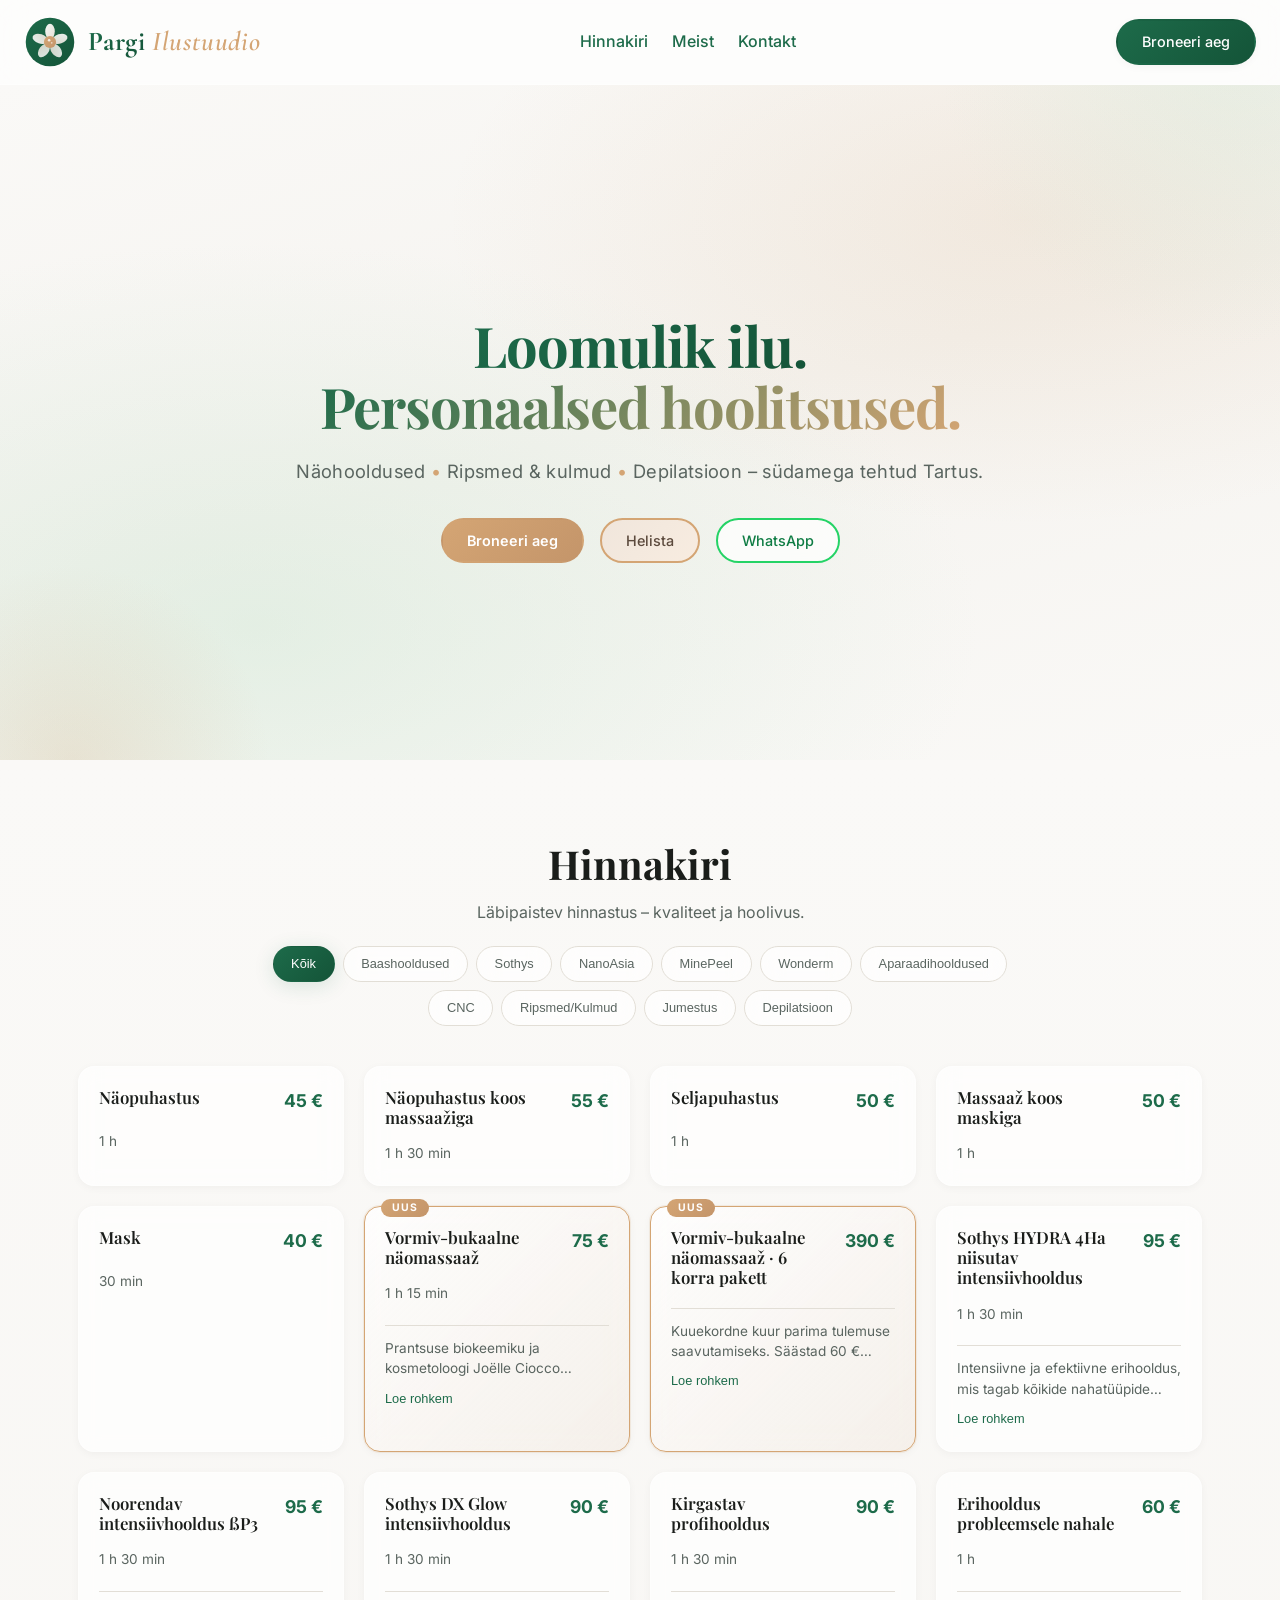
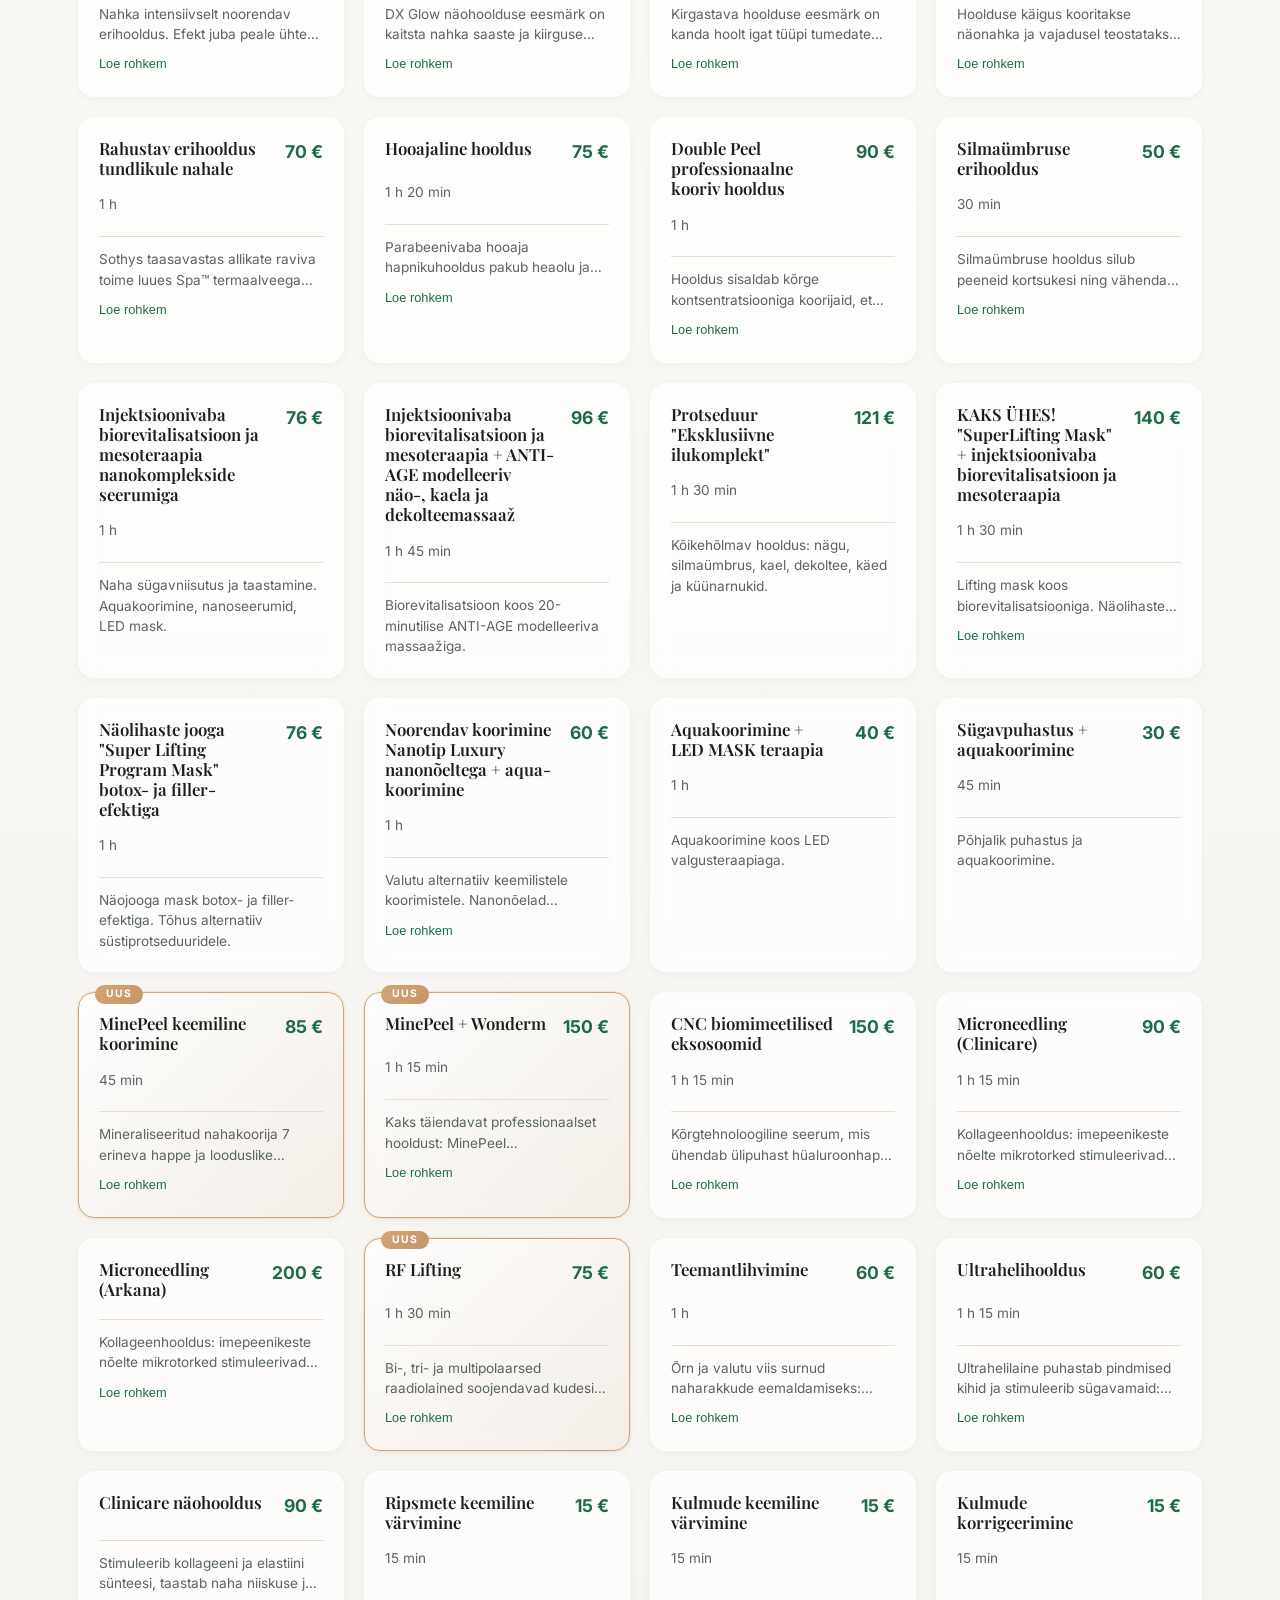
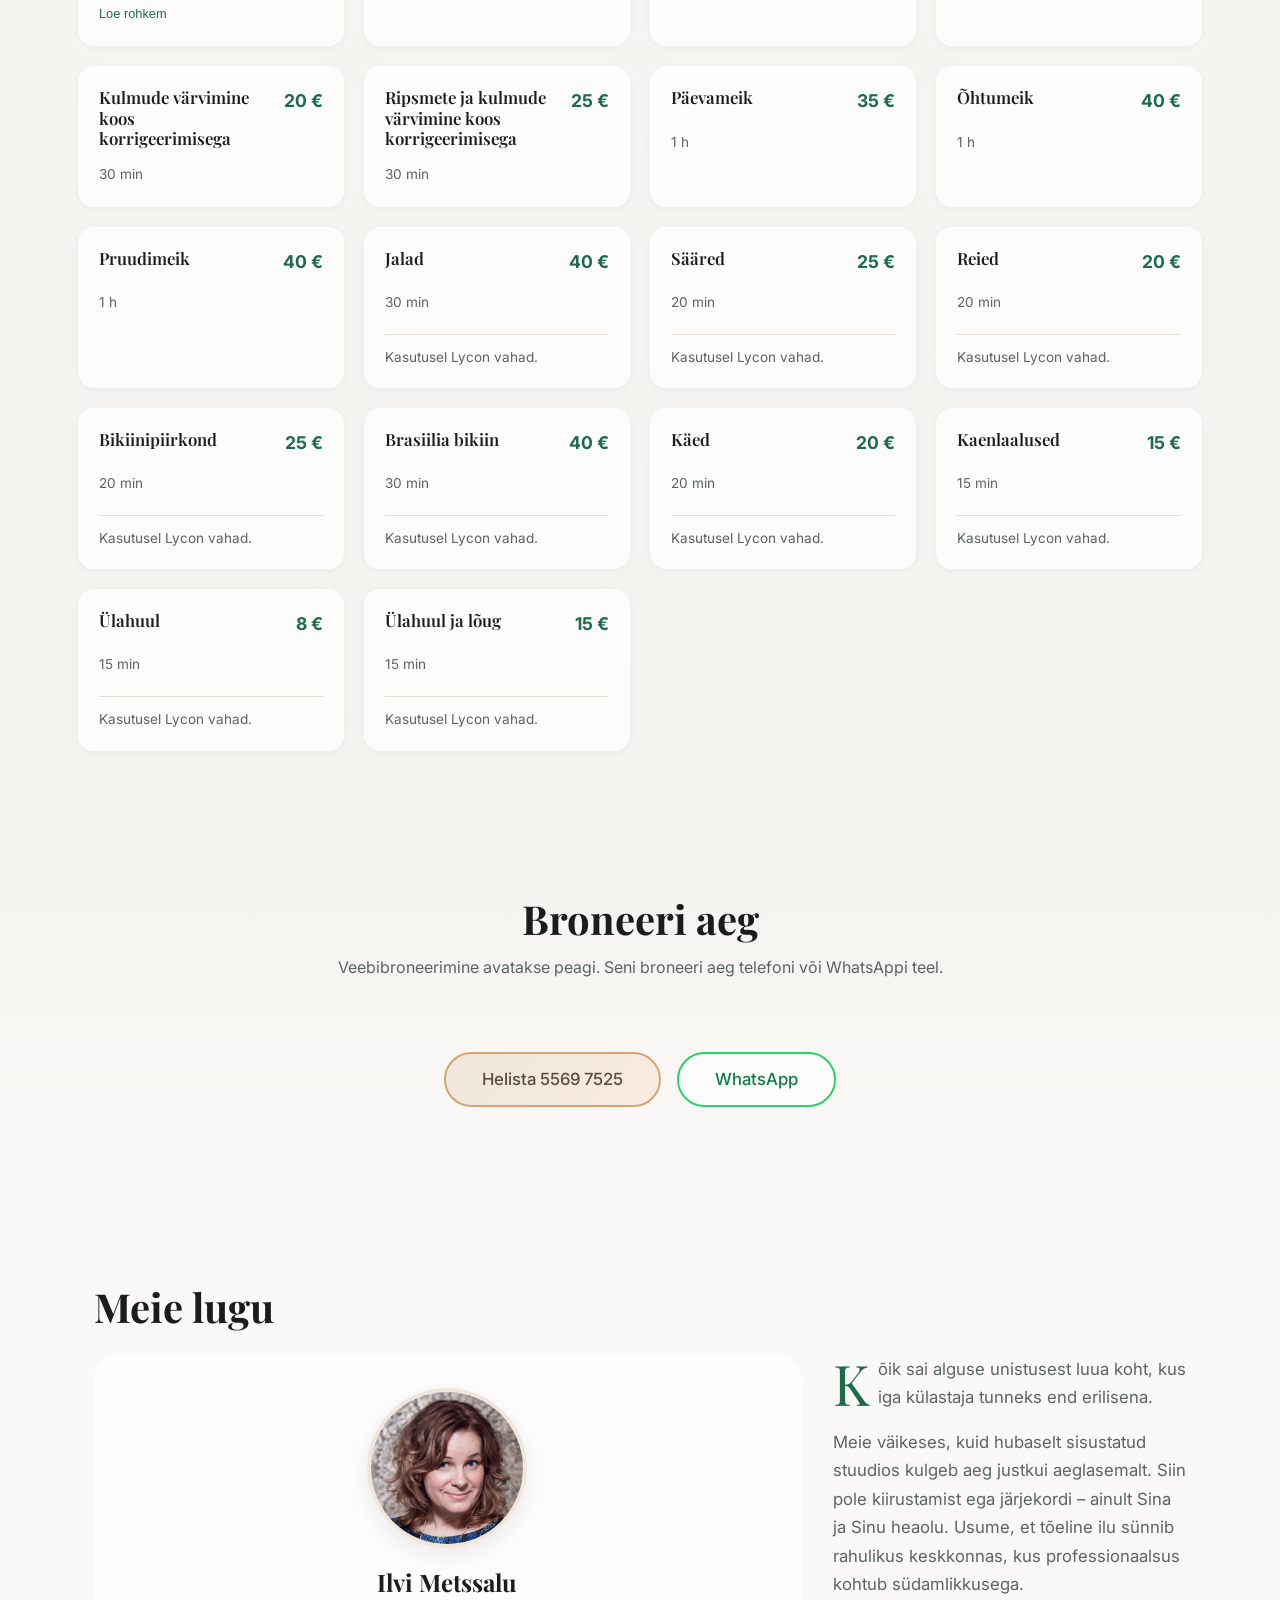
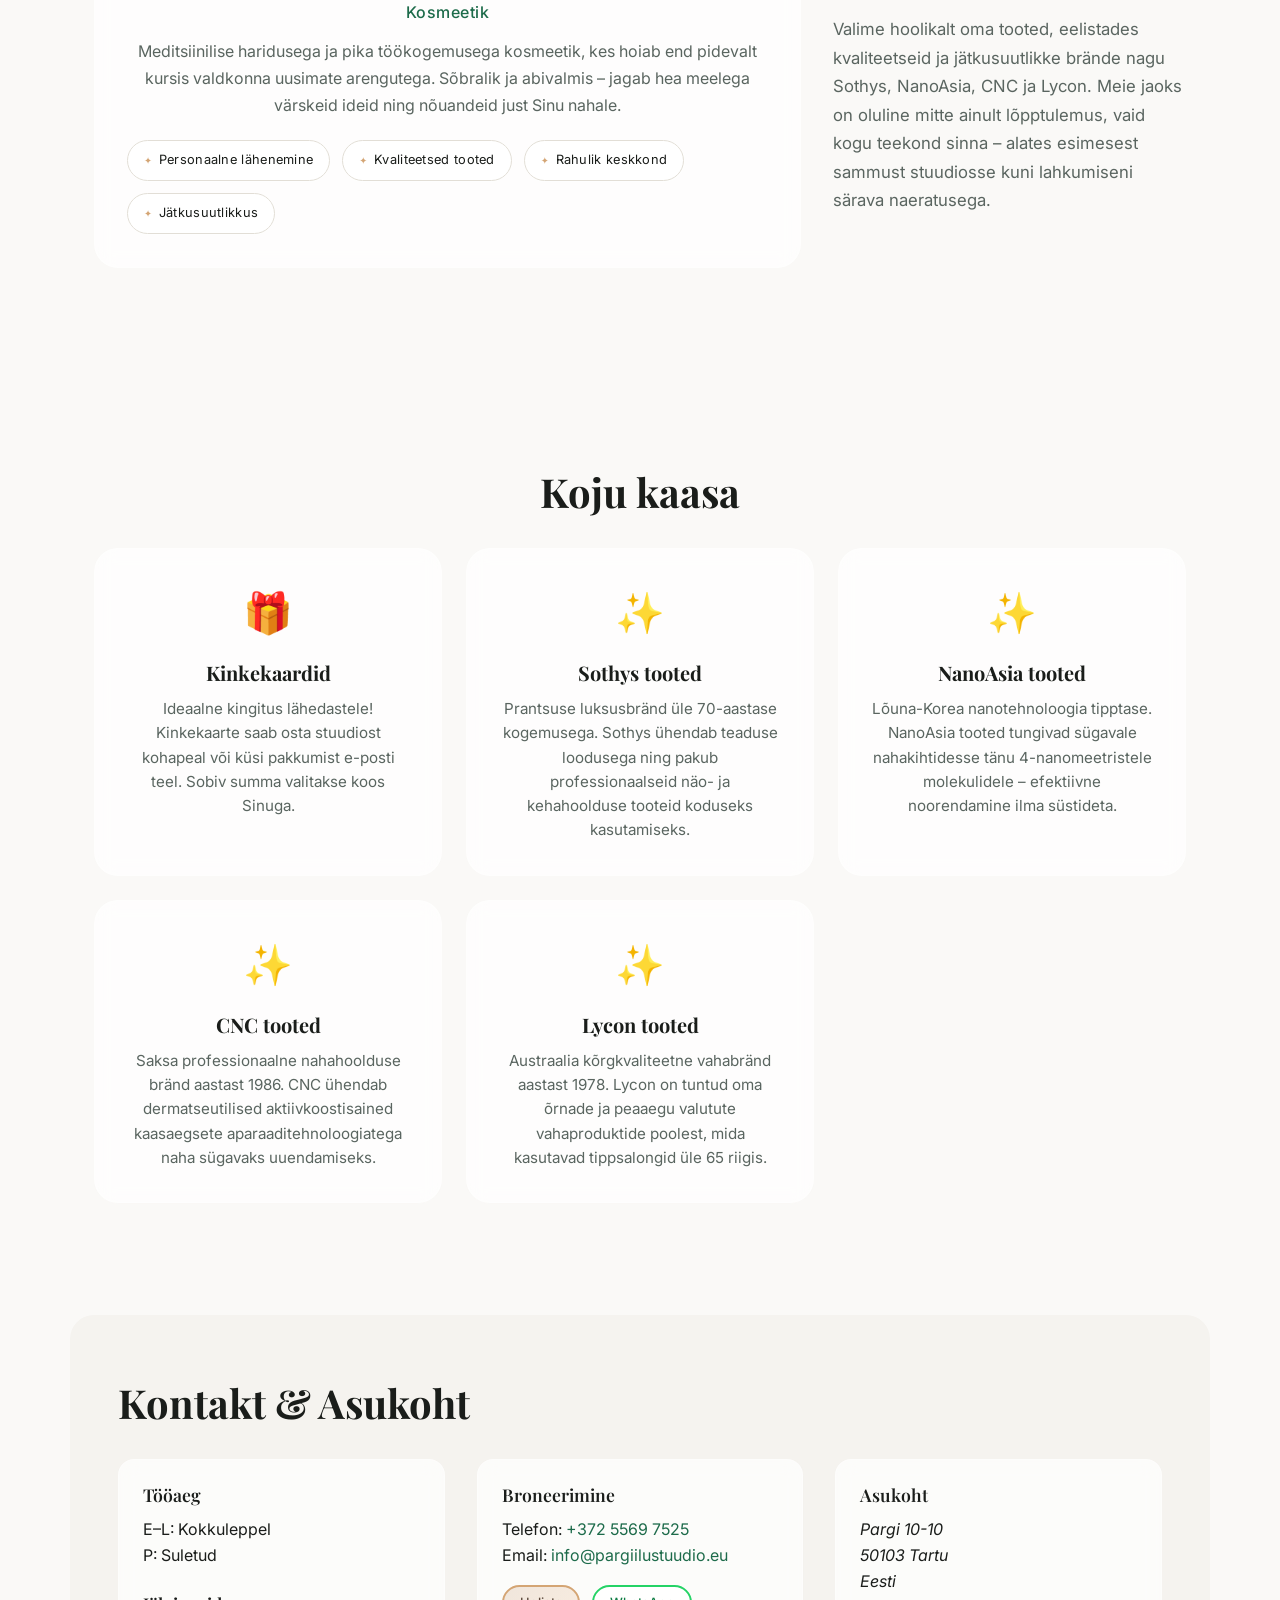
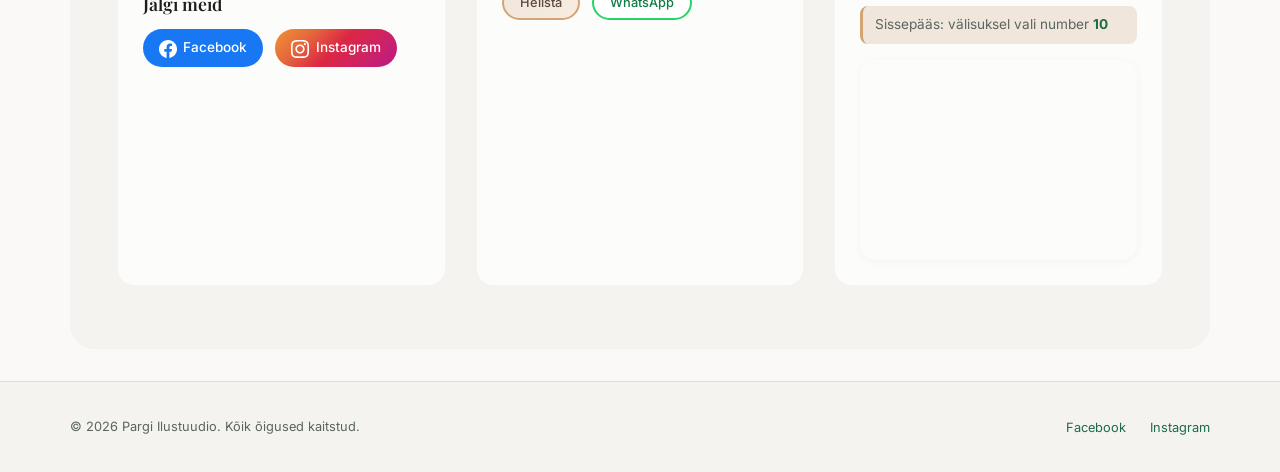
<file: index.html>
<!DOCTYPE html>
<html lang="et">
<head>
  <meta charset="UTF-8" />
  <meta name="viewport" content="width=device-width,initial-scale=1" />
  <title>Pargi Ilustuudio – Ilu & Hoolitsus Tartus</title>
  <meta name="description" content="Pargi Ilustuudio Tartus: näohooldused, ripsmed ja kulmud, depilatsioon. Vaata hinnakirja ja broneeri aeg." />
  <meta name="author" content="Pargi Ilustuudio" />
  <meta name="theme-color" content="#f8f8f6" />
  <!-- Open Graph -->
  <meta property="og:title" content="Pargi Ilustuudio – Ilu & Hoolitsus Tartus" />
  <meta property="og:description" content="Pargi Ilustuudio Tartus: näohooldused, ripsmed ja kulmud, depilatsioon." />
  <meta property="og:type" content="website" />
  <meta property="og:url" content="https://pargiilustuudio.eu/" />
  <meta property="og:site_name" content="Pargi Ilustuudio" />
  <meta property="og:locale" content="et_EE" />
  <meta property="og:image" content="https://pargiilustuudio.eu/assets/og-image.jpg" />
  <meta property="og:image:width" content="1200" />
  <meta property="og:image:height" content="630" />
  <meta property="og:image:alt" content="Pargi Ilustuudio – kosmeetik Ilvi Metssalu, Pargi 10, Tartu" />
  <link rel="canonical" href="https://pargiilustuudio.eu/" />
  <link rel="manifest" href="manifest.json" />
  <link rel="icon" href="assets/favicon.svg" type="image/svg+xml" />
  <link rel="icon" href="assets/icons/favicon-32.png" sizes="32x32" type="image/png" />
  <link rel="apple-touch-icon" href="assets/icons/apple-touch-icon.png" />
  <link rel="preconnect" href="https://fonts.googleapis.com" />
  <link rel="preconnect" href="https://fonts.gstatic.com" crossorigin />
  <link href="https://fonts.googleapis.com/css2?family=Cormorant+Garamond:wght@400;500;600&family=Inter:wght@400;500;600&family=Playfair+Display:wght@600&display=swap" rel="stylesheet" />
  <link rel="stylesheet" href="styles.css" />
  <script type="application/ld+json">
  {
    "@context": "https://schema.org",
    "@type": "BeautySalon",
    "name": "Pargi Ilustuudio",
    "description": "Pargi Ilustuudio Tartus: näohooldused, aparaadihooldused, ripsmed ja kulmud, jumestus ja depilatsioon.",
    "url": "https://pargiilustuudio.eu/",
    "image": "https://pargiilustuudio.eu/assets/og-image.jpg",
    "logo": "https://pargiilustuudio.eu/assets/icons/icon-512.png",
    "telephone": "+37255697525",
    "email": "info@pargiilustuudio.eu",
    "priceRange": "€€",
    "address": {
      "@type": "PostalAddress",
      "streetAddress": "Pargi tn 10-10",
      "addressLocality": "Tartu",
      "postalCode": "50103",
      "addressCountry": "EE"
    },
    "geo": {
      "@type": "GeoCoordinates",
      "latitude": 58.37117,
      "longitude": 26.72823
    },
    "hasMap": "https://maps.google.com/?cid=1626287203448523784",
    "sameAs": [
      "https://www.facebook.com/pargiilustuudio/",
      "https://www.instagram.com/pargiilustuudio/"
    ]
  }
  </script>
</head>
<body>
  <header class="site-header" role="banner">
    <div class="logo-wrap">
          <img src="assets/logo-pargi.svg" alt="Pargi Ilustuudio logo" class="logo" />
          <h1 class="brand"><span class="brand-pargi">Pargi</span> <span class="brand-ilu">Ilustuudio</span></h1>
    </div>
    <nav aria-label="Põhinavigatsioon" class="main-nav">
      <ul>
        <li><a href="#hinnakiri">Hinnakiri</a></li>
        <li><a href="#meist">Meist</a></li>
        <li><a href="#kontakt">Kontakt</a></li>
      </ul>
    </nav>
    <a href="/broneeri/" class="cta primary" id="hero-book-cta">Broneeri aeg</a>
  </header>

  <section class="hero" id="broneeri" aria-labelledby="hero-heading">
    <div class="hero-inner">
      <h2 id="hero-heading"><span class="highlight">Loomulik ilu.</span><br><span class="highlight accent">Personaalsed hoolitsused.</span></h2>
      <p class="tagline">Näohooldused <span>•</span> Ripsmed & kulmud <span>•</span> Depilatsioon – südamega tehtud Tartus.</p>
      <div class="hero-actions">
        <a class="cta booking" href="/broneeri/" id="booking-cta">Broneeri aeg</a>
        <a class="cta accent" href="tel:+37255697525">Helista</a>
        <a class="cta outline whatsapp" href="https://wa.me/37255697525" rel="noopener" target="_blank">WhatsApp</a>
      </div>
    </div>
  </section>

  <main id="main" tabindex="-1">
    <section id="hinnakiri" aria-labelledby="hinnakiri-heading" class="pricing-section">
      <div class="section-head">
        <h2 id="hinnakiri-heading">Hinnakiri</h2>
        <p class="intro">Läbipaistev hinnastus – kvaliteet ja hoolivus.</p>
        <div class="pricing-filters" role="tablist" aria-label="Teenuste kategooriad">
          <!-- Tabs inserted dynamically -->
        </div>
      </div>
      <div id="pricing-container" class="pricing-container" aria-live="polite"></div>
    </section>

    <section id="broneerimine" aria-labelledby="booking-heading" class="booking-section">
      <div class="section-head">
        <h2 id="booking-heading">Broneeri aeg</h2>
        <p class="intro">Vali teenused ja sobiv aeg. Ilvi vaatab broneeringusoovi üle ja vastab e-postile.</p>
      </div>
      <div class="booking-cta-box">
        <a class="cta booking" href="/broneeri/">Vali vaba aeg</a>
        <p class="booking-alt">Eelistad helistada? <a href="tel:+37255697525">5569 7525</a> või <a href="https://wa.me/37255697525" rel="noopener" target="_blank">WhatsApp</a></p>
      </div>
    </section>

    <section id="meist" aria-labelledby="meist-heading" class="about-section reveal">
      <h2 id="meist-heading">Meie lugu</h2>
      <div class="about-content">
        <div class="beautician-profile">
          <div class="profile-image-wrap">
            <img src="assets/ilvi-1-300x300.png" alt="Ilvi Metssalu - Kosmeetik" class="profile-image" />
          </div>
          <div class="profile-info">
            <h3 class="profile-name">Ilvi Metssalu</h3>
            <p class="profile-title">Kosmeetik</p>
            <p class="profile-bio">Meditsiinilise haridusega ja pika töökogemusega kosmeetik, kes hoiab end pidevalt kursis valdkonna uusimate arengutega. Sõbralik ja abivalmis – jagab hea meelega värskeid ideid ning nõuandeid just Sinu nahale.</p>
          </div>
          <ul class="pill-list" aria-label="Väärtused">
            <li>Personaalne lähenemine</li>
            <li>Kvaliteetsed tooted</li>
            <li>Rahulik keskkond</li>
            <li>Jätkusuutlikkus</li>
          </ul>
        </div>
        <div class="story">
          <p>Kõik sai alguse unistusest luua koht, kus iga külastaja tunneks end erilisena.</p>
          <p>Meie väikeses, kuid hubaselt sisustatud stuudios kulgeb aeg justkui aeglasemalt. Siin pole kiirustamist ega järjekordi – ainult Sina ja Sinu heaolu. Usume, et tõeline ilu sünnib rahulikus keskkonnas, kus professionaalsus kohtub südamlikkusega.</p>
          <p>Valime hoolikalt oma tooted, eelistades kvaliteetseid ja jätkusuutlikke brände nagu Sothys, NanoAsia, CNC ja Lycon. Meie jaoks on oluline mitte ainult lõpptulemus, vaid kogu teekond sinna – alates esimesest sammust stuudiosse kuni lahkumiseni särava naeratusega.</p>
        </div>
      </div>
    </section>

    <section id="koju-kaasa" aria-labelledby="koju-kaasa-heading" class="highlights-section reveal">
      <h2 id="koju-kaasa-heading">Koju kaasa</h2>
      <div class="highlights-grid">
        <div class="highlight-card">
          <div class="highlight-icon">🎁</div>
          <h3>Kinkekaardid</h3>
          <p>Ideaalne kingitus lähedastele! Kinkekaarte saab osta stuudiost kohapeal või küsi pakkumist e-posti teel. Sobiv summa valitakse koos Sinuga.</p>
        </div>
        <div class="highlight-card">
          <div class="highlight-icon">✨</div>
          <h3>Sothys tooted</h3>
          <p>Prantsuse luksusbränd üle 70-aastase kogemusega. Sothys ühendab teaduse loodusega ning pakub professionaalseid näo- ja kehahoolduse tooteid koduseks kasutamiseks.</p>
        </div>
        <div class="highlight-card">
          <div class="highlight-icon">✨</div>
          <h3>NanoAsia tooted</h3>
          <p>Lõuna-Korea nanotehnoloogia tipptase. NanoAsia tooted tungivad sügavale nahakihtidesse tänu 4-nanomeetristele molekulidele – efektiivne noorendamine ilma süstideta.</p>
        </div>
        <div class="highlight-card">
          <div class="highlight-icon">✨</div>
          <h3>CNC tooted</h3>
          <p>Saksa professionaalne nahahoolduse bränd aastast 1986. CNC ühendab dermatseutilised aktiivkoostisained kaasaegsete aparaaditehnoloogiatega naha sügavaks uuendamiseks.</p>
        </div>
        <div class="highlight-card">
          <div class="highlight-icon">✨</div>
          <h3>Lycon tooted</h3>
          <p>Austraalia kõrgkvaliteetne vahabränd aastast 1978. Lycon on tuntud oma õrnade ja peaaegu valutute vahaproduktide poolest, mida kasutavad tippsalongid üle 65 riigis.</p>
        </div>
      </div>
    </section>

    <section id="kontakt" aria-labelledby="kontakt-heading" class="contact-section reveal">
      <h2 id="kontakt-heading">Kontakt & Asukoht</h2>
      <div class="contact-grid">
        <div>
          <h3>Tööaeg</h3>
          <p>E–L: Kokkuleppel</p>
          <p>P: Suletud</p>
          <h3 style="margin-top: 1.5rem;">Jälgi meid</h3>
          <div class="social-links">
            <a href="https://www.facebook.com/pargiilustuudio/" target="_blank" rel="noopener" aria-label="Facebook" class="facebook-link">
              <svg width="18" height="18" viewBox="0 0 24 24" fill="currentColor"><path d="M24 12.073c0-6.627-5.373-12-12-12s-12 5.373-12 12c0 5.99 4.388 10.954 10.125 11.854v-8.385H7.078v-3.47h3.047V9.43c0-3.007 1.792-4.669 4.533-4.669 1.312 0 2.686.235 2.686.235v2.953H15.83c-1.491 0-1.956.925-1.956 1.874v2.25h3.328l-.532 3.47h-2.796v8.385C19.612 23.027 24 18.062 24 12.073z"/></svg>
              Facebook
            </a>
            <a href="https://instagram.com/pargiilustuudio" target="_blank" rel="noopener" aria-label="Instagram">
              <svg width="18" height="18" viewBox="0 0 24 24" fill="currentColor"><path d="M12 2.163c3.204 0 3.584.012 4.85.07 3.252.148 4.771 1.691 4.919 4.919.058 1.265.069 1.645.069 4.849 0 3.205-.012 3.584-.069 4.849-.149 3.225-1.664 4.771-4.919 4.919-1.266.058-1.644.07-4.85.07-3.204 0-3.584-.012-4.849-.07-3.26-.149-4.771-1.699-4.919-4.92-.058-1.265-.07-1.644-.07-4.849 0-3.204.013-3.583.07-4.849.149-3.227 1.664-4.771 4.919-4.919 1.266-.057 1.645-.069 4.849-.069zm0-2.163c-3.259 0-3.667.014-4.947.072-4.358.2-6.78 2.618-6.98 6.98-.059 1.281-.073 1.689-.073 4.948 0 3.259.014 3.668.072 4.948.2 4.358 2.618 6.78 6.98 6.98 1.281.058 1.689.072 4.948.072 3.259 0 3.668-.014 4.948-.072 4.354-.2 6.782-2.618 6.979-6.98.059-1.28.073-1.689.073-4.948 0-3.259-.014-3.667-.072-4.947-.196-4.354-2.617-6.78-6.979-6.98-1.281-.059-1.69-.073-4.949-.073zm0 5.838c-3.403 0-6.162 2.759-6.162 6.162s2.759 6.163 6.162 6.163 6.162-2.759 6.162-6.163c0-3.403-2.759-6.162-6.162-6.162zm0 10.162c-2.209 0-4-1.79-4-4 0-2.209 1.791-4 4-4s4 1.791 4 4c0 2.21-1.791 4-4 4zm6.406-11.845c-.796 0-1.441.645-1.441 1.44s.645 1.44 1.441 1.44c.795 0 1.439-.645 1.439-1.44s-.644-1.44-1.439-1.44z"/></svg>
              Instagram
            </a>
          </div>
        </div>
        <div>
          <h3>Broneerimine</h3>
          <p>Telefon: <a href="tel:+37255697525">+372 5569 7525</a></p>
          <p>Email: <a href="mailto:info@pargiilustuudio.eu">info@pargiilustuudio.eu</a></p>
          <div class="quick-actions">
            <a class="cta small accent" href="tel:+37255697525">Helista</a>
            <a class="cta small outline whatsapp" href="https://wa.me/37255697525" target="_blank" rel="noopener">WhatsApp</a>
          </div>
        </div>
        <div>
          <h3>Asukoht</h3>
          <address>
            Pargi 10-10<br />
            50103 Tartu<br />
            Eesti
          </address>
          <p class="entrance-note">Sissepääs: välisuksel vali number <strong>10</strong></p>
          <div class="map-embed">
            <iframe
              src="https://www.google.com/maps/embed?pb=!1m18!1m12!1m3!1d2092.318334059355!2d26.728235400000003!3d58.371168100000006!2m3!1f0!2f0!3f0!3m2!1i1024!2i768!4f13.1!3m3!1m2!1s0x46eb377b950c66ad%3A0x1691bb9858500c08!2sPargi%20Ilustuudio!5e0!3m2!1set!2see!4v1792753816945!5m2!1set!2see"
              width="100%"
              height="200"
              style="border:0;"
              allowfullscreen=""
              loading="lazy"
              referrerpolicy="strict-origin-when-cross-origin"
              title="Pargi Ilustuudio asukoht kaardil">
            </iframe>
          </div>
        </div>
      </div>
    </section>
  </main>

  <footer class="site-footer" role="contentinfo">
    <div class="footer-inner">
      <p>&copy; <span id="year"></span> Pargi Ilustuudio. Kõik õigused kaitstud.</p>
      <div class="footer-nav">
        <ul>
          <li><a href="https://www.facebook.com/pargiilustuudio/" target="_blank" rel="noopener">Facebook</a></li>
          <li><a href="https://instagram.com/pargiilustuudio" target="_blank" rel="noopener">Instagram</a></li>
        </ul>
      </div>
    </div>
  </footer>

  <!-- Mobile sticky booking button -->
  <div class="mobile-booking">
    <a class="cta booking" href="/broneeri/">Broneeri aeg</a>
  </div>

  <script src="/broneeri/config.js" defer></script>
  <script src="script.js" defer></script>
</body>
</html>
</file>
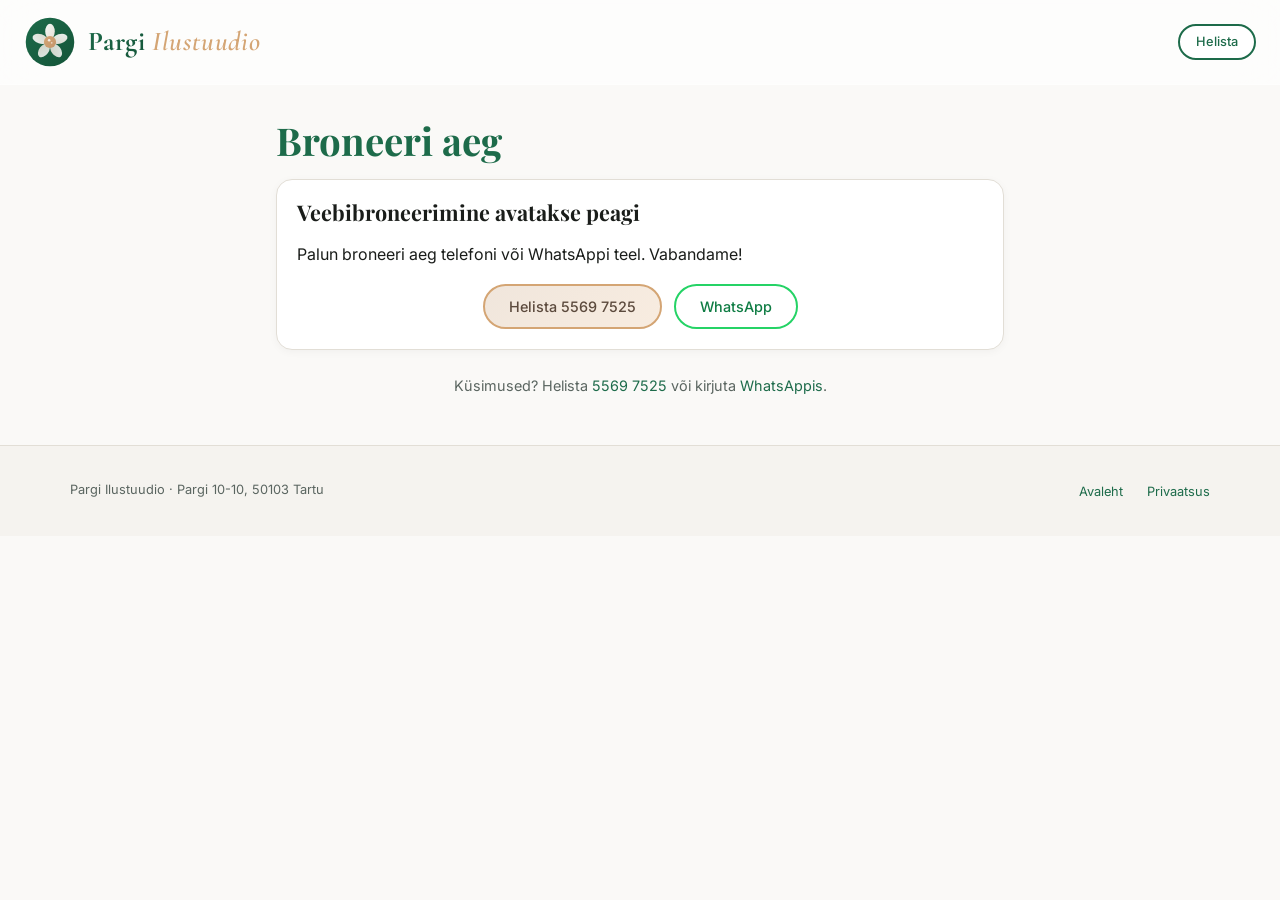
<file: broneeri/index.html>
<!DOCTYPE html>
<html lang="et">
<head>
  <meta charset="UTF-8" />
  <meta name="viewport" content="width=device-width,initial-scale=1" />
  <title>Broneeri aeg – Pargi Ilustuudio</title>
  <meta name="description" content="Broneeri aeg Pargi Ilustuudiosse Tartus: vali teenus, sobiv päev ja kellaaeg." />
  <meta name="referrer" content="no-referrer" />
  <meta name="theme-color" content="#f8f8f6" />
  <link rel="canonical" href="https://pargiilustuudio.eu/broneeri/" />
  <meta property="og:title" content="Broneeri aeg – Pargi Ilustuudio" />
  <meta property="og:description" content="Vali teenused ja sobiv aeg. Ilvi vaatab soovi üle ja vastab e-postile." />
  <meta property="og:url" content="https://pargiilustuudio.eu/broneeri/" />
  <meta property="og:image" content="https://pargiilustuudio.eu/assets/og-image.jpg" />
  <meta property="og:locale" content="et_EE" />
  <link rel="icon" href="/assets/favicon.svg" type="image/svg+xml" />
  <link rel="icon" href="/assets/icons/favicon-32.png" sizes="32x32" type="image/png" />
  <link rel="apple-touch-icon" href="/assets/icons/apple-touch-icon.png" />
  <link rel="preconnect" href="https://fonts.googleapis.com" />
  <link rel="preconnect" href="https://fonts.gstatic.com" crossorigin />
  <link href="https://fonts.googleapis.com/css2?family=Cormorant+Garamond:wght@400;500;600&family=Inter:wght@400;500;600&family=Playfair+Display:wght@600&display=swap" rel="stylesheet" />
  <link rel="stylesheet" href="/styles.css" />
  <link rel="stylesheet" href="/broneeri/broneeri.css" />
</head>
<body class="booking-page">
  <header class="site-header" role="banner">
    <a class="logo-wrap" href="/" aria-label="Pargi Ilustuudio avaleht">
      <img src="/assets/logo-pargi.svg" alt="" class="logo" />
      <span class="brand"><span class="brand-pargi">Pargi</span> <span class="brand-ilu">Ilustuudio</span></span>
    </a>
    <a class="cta small outline" href="tel:+37255697525">Helista</a>
  </header>

  <main id="main" class="bk" tabindex="-1">
    <h1 class="bk-title">Broneeri aeg</h1>

    <p id="trial-note" class="bk-approval-note" hidden><strong>Proovibroneerimine.</strong> Sinu soov jõuab päriselt Ilvi kalendrisse ja teated saadetakse e-postile.</p>

    <ol class="bk-steps" aria-label="Broneerimise sammud">
      <li data-step="1"><span>1</span> Teenused</li>
      <li data-step="2"><span>2</span> Aeg</li>
      <li data-step="3"><span>3</span> Andmed</li>
    </ol>

    <p class="bk-status" id="bk-status" role="status" aria-live="polite"></p>

    <!-- Step 1: service -->
    <section class="bk-panel" id="step-1" aria-labelledby="step-1-h">
      <h2 id="step-1-h" tabindex="-1">Vali teenused</h2>
      <p class="bk-intro">Ühele külastusele võid valida mitu teenust. Näitame aegu, kuhu kogu külastus ära mahub.</p>
      <label class="bk-search">
        <span class="visually-hidden">Otsi teenust</span>
        <input type="search" id="service-search" placeholder="Otsi teenust, nt näopuhastus" autocomplete="off" />
      </label>
      <div id="service-list" class="bk-services">
        <p class="bk-loading">Laen teenuseid…</p>
      </div>
      <div class="bk-pickbar">
        <div id="picked-services" aria-live="polite">Ühtegi teenust pole valitud.</div>
        <button type="button" id="pick-next" class="cta booking" disabled>Vali aeg →</button>
      </div>
    </section>

    <!-- Step 2: date and time -->
    <section class="bk-panel" id="step-2" aria-labelledby="step-2-h" hidden>
      <h2 id="step-2-h" tabindex="-1">Vali aeg</h2>
      <div class="bk-chosen" id="chosen-service"></div>
      <div id="calendar-area">
        <div class="bk-cal" id="calendar">
          <div class="bk-cal-head">
            <button type="button" class="bk-cal-nav" id="cal-prev" aria-label="Eelmine kuu">‹</button>
            <span class="bk-cal-month" id="cal-month" aria-live="polite"></span>
            <button type="button" class="bk-cal-nav" id="cal-next" aria-label="Järgmine kuu">›</button>
          </div>
          <div class="bk-cal-grid" id="cal-grid"></div>
          <p class="bk-cal-legend"><span class="dot"></span> vabu aegu</p>
        </div>
        <div class="bk-times" id="times" aria-live="polite"></div>
      </div>
    </section>

    <!-- Step 3: details -->
    <section class="bk-panel" id="step-3" aria-labelledby="step-3-h" hidden>
      <h2 id="step-3-h" tabindex="-1">Sinu andmed</h2>
      <div class="bk-summary" id="summary"></div>
      <form id="details-form" novalidate>
        <div class="bk-field">
          <label for="f-name">Nimi</label>
          <input id="f-name" name="name" autocomplete="name" required maxlength="80" aria-describedby="e-name" />
          <p class="bk-err" id="e-name"></p>
        </div>
        <div class="bk-field">
          <label for="f-phone">Telefon</label>
          <input id="f-phone" name="phone" type="tel" autocomplete="tel" inputmode="tel" required maxlength="30" aria-describedby="e-phone" />
          <p class="bk-err" id="e-phone"></p>
        </div>
        <div class="bk-field">
          <label for="f-email">E-post <small>(kinnitus ja meeldetuletus tulevad siia)</small></label>
          <input id="f-email" name="email" type="email" autocomplete="email" required maxlength="254" aria-describedby="e-email" />
          <p class="bk-err" id="e-email"></p>
        </div>
        <div class="bk-field">
          <label for="f-comment">Soovid midagi lisada? <small>(valikuline)</small></label>
          <textarea id="f-comment" name="comment" rows="3" maxlength="500"></textarea>
        </div>
        <div class="bk-hp" aria-hidden="true">
          <label for="f-website">Veebileht</label>
          <input id="f-website" name="website" tabindex="-1" autocomplete="off" />
        </div>
        <p class="bk-note">Andmeid kasutame ainult Sinu broneeringu jaoks. <a href="/broneeri/privaatsus.html">Privaatsusteave</a></p>
        <button type="submit" class="cta booking bk-submit" id="submit-btn">Saada broneeringusoov</button>
      </form>
    </section>

    <!-- Done -->
    <section class="bk-panel bk-done" id="step-done" aria-labelledby="done-h" hidden>
      <div class="bk-check" aria-hidden="true">✓</div>
      <h2 id="done-h" tabindex="-1">Soov on kätte saadud</h2>
      <div id="done-body"></div>
      <div class="bk-actions">
        <button type="button" class="cta outline" id="ics-btn">Lisa oma kalendrisse</button>
        <a class="cta primary" href="/">Tagasi avalehele</a>
      </div>
    </section>

    <!-- Cancel flow (?tuhista=..&t=..) -->
    <section class="bk-panel" id="cancel" aria-labelledby="cancel-h" hidden>
      <h2 id="cancel-h" tabindex="-1">Broneeringu tühistamine</h2>
      <div id="cancel-body"><p class="bk-loading">Laen broneeringut…</p></div>
    </section>

    <!-- Fallback when booking is unavailable -->
    <section class="bk-panel" id="offline" hidden>
      <h2>Veebibroneerimine ei ole praegu saadaval</h2>
      <p>Palun broneeri aeg telefoni või WhatsAppi teel. Vabandame!</p>
      <div class="bk-actions">
        <a class="cta accent" href="tel:+37255697525">Helista 5569 7525</a>
        <a class="cta outline whatsapp" href="https://wa.me/37255697525" rel="noopener" target="_blank">WhatsApp</a>
      </div>
    </section>

    <p class="bk-help">Küsimused? Helista <a href="tel:+37255697525">5569 7525</a> või kirjuta <a href="https://wa.me/37255697525" rel="noopener" target="_blank">WhatsAppis</a>.</p>
  </main>

  <footer class="site-footer" role="contentinfo">
    <div class="footer-inner">
      <p>Pargi Ilustuudio · Pargi 10-10, 50103 Tartu</p>
      <div class="footer-nav"><ul><li><a href="/">Avaleht</a></li><li><a href="/broneeri/privaatsus.html">Privaatsus</a></li></ul></div>
    </div>
  </footer>

  <script src="/broneeri/config.js"></script>
  <script src="/broneeri/slots.js"></script>
  <script src="/broneeri/broneeri.js"></script>
</body>
</html>
</file>
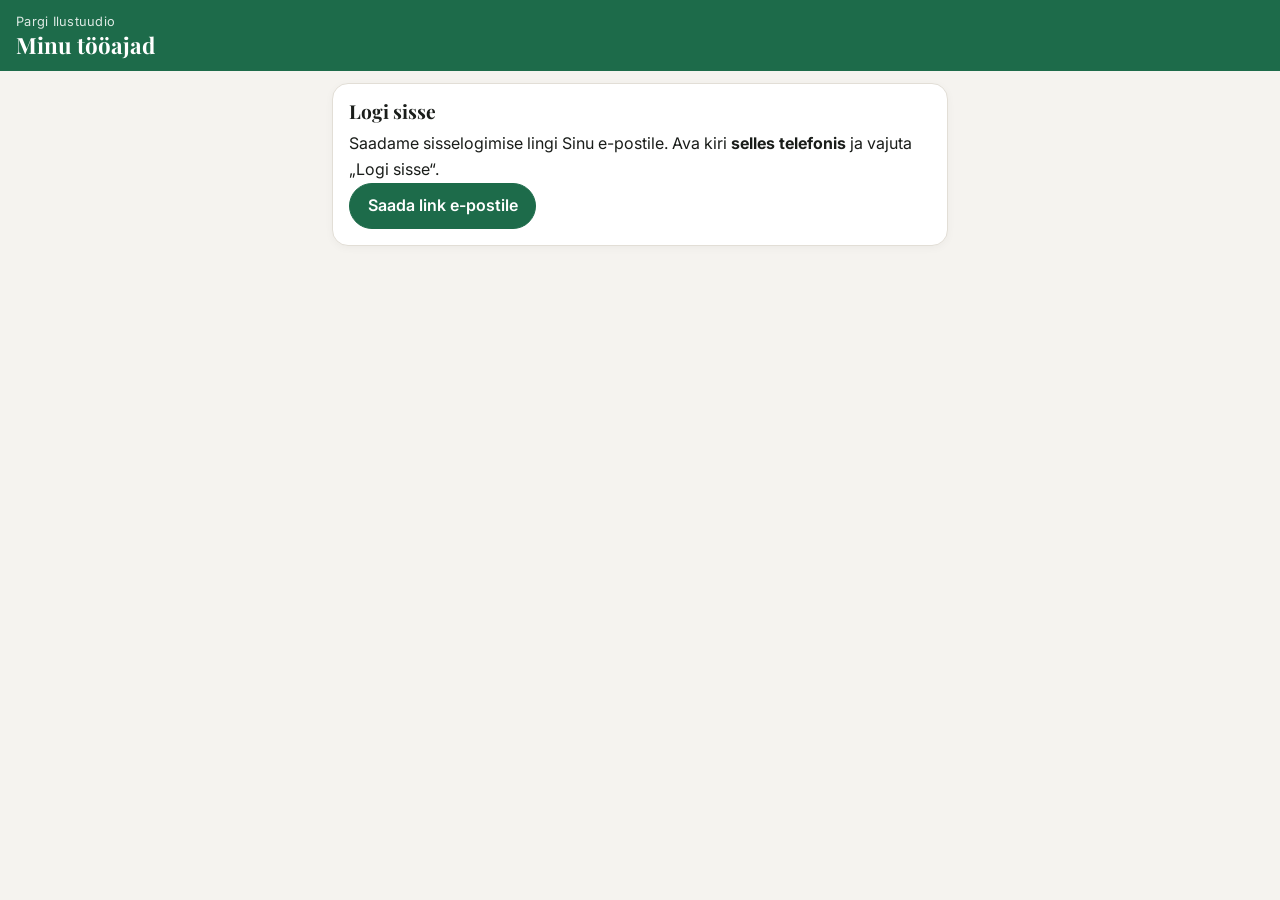
<file: broneeri/haldus/index.html>
<!DOCTYPE html>
<html lang="et">
<head>
  <meta charset="UTF-8" />
  <meta name="viewport" content="width=device-width,initial-scale=1,viewport-fit=cover" />
  <title>Minu tööajad – Pargi Ilustuudio</title>
  <meta name="robots" content="noindex, nofollow" />
  <meta name="referrer" content="no-referrer" />
  <meta name="theme-color" content="#1d6b4a" />
  <link rel="manifest" href="/broneeri/haldus/manifest.webmanifest" />
  <link rel="icon" href="/assets/favicon.svg" type="image/svg+xml" />
  <link rel="apple-touch-icon" href="/assets/icons/apple-touch-icon.png" />
  <link rel="preconnect" href="https://fonts.googleapis.com" />
  <link rel="preconnect" href="https://fonts.gstatic.com" crossorigin />
  <link href="https://fonts.googleapis.com/css2?family=Inter:wght@400;500;600;700&family=Playfair+Display:wght@600&display=swap" rel="stylesheet" />
  <link rel="stylesheet" href="/styles.css" />
  <link rel="stylesheet" href="/broneeri/haldus/haldus.css" />
</head>
<body class="adm-page">
  <header class="adm-header">
    <div>
      <div class="adm-brand">Pargi Ilustuudio</div>
      <h1 class="adm-title">Minu tööajad</h1>
    </div>
    <button type="button" class="adm-icon-btn" id="refresh-btn" aria-label="Värskenda" hidden>↻</button>
  </header>

  <main class="adm" id="main" tabindex="-1">
    <p class="adm-toast" id="toast" role="status" aria-live="polite"></p>

    <!-- Login -->
    <section class="adm-card" id="v-login" hidden>
      <h2>Logi sisse</h2>
      <p>Saadame sisselogimise lingi Sinu e-postile. Ava kiri <strong>selles telefonis</strong> ja vajuta „Logi sisse“.</p>
      <button type="button" class="adm-btn primary" id="login-btn">Saada link e-postile</button>
      <p class="adm-muted" id="login-sent" hidden>Link on teel. Kui kirja mõne minuti jooksul pole, vaata rämpsposti kausta.</p>
    </section>

    <!-- Single request from the e-mail link -->
    <section class="adm-card" id="v-request" hidden>
      <h2>Broneeringusoov</h2>
      <div id="request-body"><p class="adm-muted">Laen…</p></div>
    </section>

    <!-- Add an appointment she arranged herself -->
    <section class="adm-card" id="v-add" hidden>
      <h2>Lisa aeg</h2>
      <p class="adm-muted">Telefoni teel või kohapeal kokku lepitud aeg. Veebis on see aeg siis kinni.</p>
      <form id="add-form" novalidate>
        <div class="adm-row2">
          <label>Kuupäev <input type="date" id="add-date" required /></label>
          <span class="adm-label">Kell
            <span class="adm-time-pick"><select id="add-hour" aria-label="Tund"></select><b>:</b><select id="add-min" aria-label="Minutid"></select></span>
          </span>
        </div>
        <div id="add-day" class="adm-add-day" aria-live="polite"></div>
        <label class="adm-field">Teenus <select id="add-service"></select></label>
        <label class="adm-field">Kestus <select id="add-duration"></select></label>
        <label class="adm-field"><span>Kliendi nimi <span class="adm-opt">(soovi korral)</span></span> <input type="text" id="add-name" maxlength="80" autocomplete="off" autocapitalize="words" /></label>
        <label class="adm-field"><span>Telefon <span class="adm-opt">(soovi korral)</span></span> <input type="tel" id="add-phone" maxlength="30" autocomplete="off" /></label>
        <label class="adm-field"><span>Märkus <span class="adm-opt">(soovi korral)</span></span> <input type="text" id="add-note" maxlength="300" autocomplete="off" /></label>
        <div class="adm-actions">
          <button type="submit" class="adm-btn primary" id="add-save">Salvesta</button>
          <button type="button" class="adm-btn" id="add-close">Valmis</button>
        </div>
      </form>
    </section>

    <!-- Main -->
    <div id="v-main" hidden>
      <button type="button" class="adm-btn primary adm-add-btn" id="add-open">＋ Lisa aeg</button>
      <section id="pending" aria-label="Ootavad kinnitust"></section>

      <section class="adm-card" aria-label="Tühistamised">
        <details class="adm-more"><summary><h2 id="cancel-count">Tühistamised</h2></summary>
          <p class="adm-muted">Viimase 14 päeva jooksul veebis või siin halduses tühistatud ajad, tagasi võetud, tagasi lükatud ja aegunud soovid.</p>
          <ul id="cancel-log" class="adm-events"></ul>
        </details>
      </section>

      <section class="adm-card adm-days-card">
        <h2>Järgmised 8 nädalat</h2>
        <p class="adm-muted adm-help">Lüliti avab või sulgeb päeva uutele broneeringutele. Puuduta päeva, et muuta kellaaegu või näha broneeringuid.</p>
        <div id="days"></div>
      </section>

      <section class="adm-card">
        <details class="adm-more">
          <summary><h2>Puhkus või mitu vaba päeva</h2></summary>
          <p class="adm-muted">Sulgeb kõik päevad valitud vahemikus. Olemasolevad broneeringud jäävad alles.</p>
          <div class="adm-row2">
            <label>Alates <input type="date" id="vac-from" /></label>
            <label>Kuni (k.a) <input type="date" id="vac-to" /></label>
          </div>
          <button type="button" class="adm-btn" id="vac-btn">Sulge need päevad</button>
        </details>
      </section>

      <section class="adm-card">
        <details class="adm-more">
          <summary><h2>Tavaline nädal</h2></summary>
          <p class="adm-muted">Nii on päevad avatud, kui Sa neid eraldi ei muuda.</p>
          <div id="weekly"></div>
          <button type="button" class="adm-btn" id="weekly-btn">Salvesta tavaline nädal</button>
        </details>
      </section>

      <section class="adm-card adm-info">
        <p>Klientide broneeringud tulevad Sinu Google'i kalendrisse. Kui lisad kalendrisse oma sündmuse (nt arst või telefoni teel kokku lepitud klient), on see aeg veebis kinni.</p>
        <p class="adm-links"><a id="customer-view" href="/broneeri/" target="_blank" rel="noopener noreferrer">Ava kliendivaade</a> · <button type="button" class="adm-link" id="logout-btn">Logi välja</button></p>
      </section>
    </div>

    <section class="adm-card" id="v-offline" hidden>
      <h2>Haldus pole veel seadistatud</h2>
      <p>Broneerimissüsteemi aadress puudub (broneeri/config.js).</p>
    </section>
  </main>

  <script src="/broneeri/config.js"></script>
  <script src="/broneeri/slots.js"></script>
  <script src="/broneeri/haldus/haldus.js"></script>
</body>
</html>
</file>
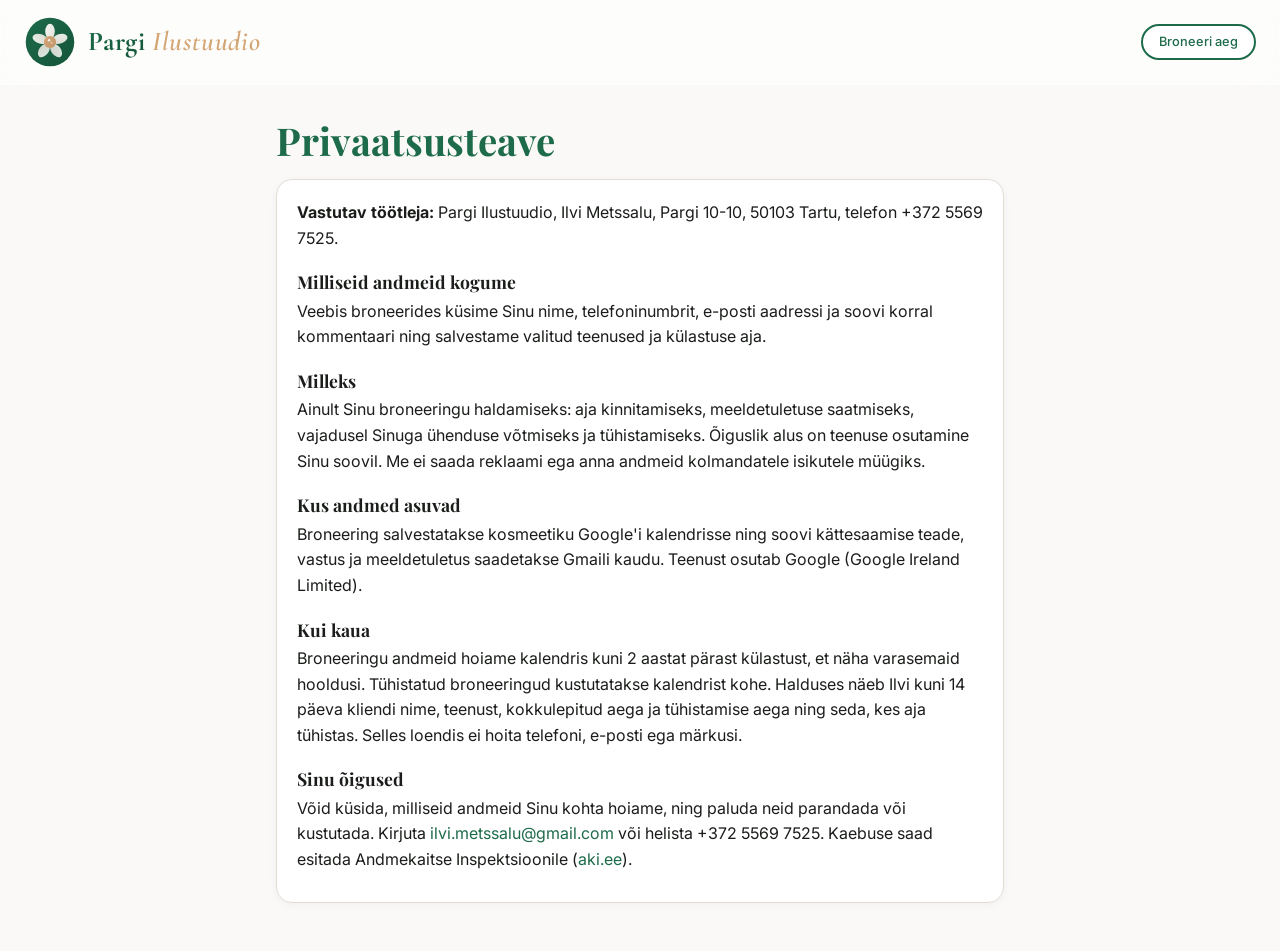
<file: broneeri/privaatsus.html>
<!DOCTYPE html>
<html lang="et">
<head>
  <meta charset="UTF-8" />
  <meta name="viewport" content="width=device-width,initial-scale=1" />
  <title>Privaatsusteave – Pargi Ilustuudio</title>
  <meta name="robots" content="noindex" />
  <link rel="icon" href="/assets/favicon.svg" type="image/svg+xml" />
  <link href="https://fonts.googleapis.com/css2?family=Cormorant+Garamond:wght@400;500;600&family=Inter:wght@400;500;600&family=Playfair+Display:wght@600&display=swap" rel="stylesheet" />
  <link rel="stylesheet" href="/styles.css" />
  <link rel="stylesheet" href="/broneeri/broneeri.css" />
</head>
<body class="booking-page">
  <header class="site-header" role="banner">
    <a class="logo-wrap" href="/" aria-label="Pargi Ilustuudio avaleht">
      <img src="/assets/logo-pargi.svg" alt="" class="logo" />
      <span class="brand"><span class="brand-pargi">Pargi</span> <span class="brand-ilu">Ilustuudio</span></span>
    </a>
    <a class="cta small outline" href="/broneeri/">Broneeri aeg</a>
  </header>
  <main class="bk">
    <h1 class="bk-title">Privaatsusteave</h1>
    <div class="bk-panel bk-prose">
      <p><strong>Vastutav töötleja:</strong> Pargi Ilustuudio, Ilvi Metssalu, Pargi 10-10, 50103 Tartu, telefon +372 5569 7525.</p>
      <h2>Milliseid andmeid kogume</h2>
      <p>Veebis broneerides küsime Sinu nime, telefoninumbrit, e-posti aadressi ja soovi korral kommentaari ning salvestame valitud teenused ja külastuse aja.</p>
      <h2>Milleks</h2>
      <p>Ainult Sinu broneeringu haldamiseks: aja kinnitamiseks, meeldetuletuse saatmiseks, vajadusel Sinuga ühenduse võtmiseks ja tühistamiseks. Õiguslik alus on teenuse osutamine Sinu soovil. Me ei saada reklaami ega anna andmeid kolmandatele isikutele müügiks.</p>
      <h2>Kus andmed asuvad</h2>
      <p>Broneering salvestatakse kosmeetiku Google'i kalendrisse ning soovi kättesaamise teade, vastus ja meeldetuletus saadetakse Gmaili kaudu. Teenust osutab Google (Google Ireland Limited).</p>
      <h2>Kui kaua</h2>
      <p>Broneeringu andmeid hoiame kalendris kuni 2 aastat pärast külastust, et näha varasemaid hooldusi. Tühistatud broneeringud kustutatakse kalendrist kohe. Halduses näeb Ilvi kuni 14 päeva kliendi nime, teenust, kokkulepitud aega ja tühistamise aega ning seda, kes aja tühistas. Selles loendis ei hoita telefoni, e-posti ega märkusi.</p>
      <h2>Sinu õigused</h2>
      <p>Võid küsida, milliseid andmeid Sinu kohta hoiame, ning paluda neid parandada või kustutada. Kirjuta <a href="mailto:ilvi.metssalu@gmail.com">ilvi.metssalu@gmail.com</a> või helista +372 5569 7525. Kaebuse saad esitada Andmekaitse Inspektsioonile (<a href="https://www.aki.ee" rel="noopener" target="_blank">aki.ee</a>).</p>
    </div>
  </main>
</body>
</html>
</file>
<file: styles.css>
/* Base CSS Variables - 2026 Modern Design */
:root {
  --bg: #faf9f7;
  --bg-warm: #f5f3ef;
  --text: #1a1d1a;
  --text-muted: #5a6560;
  --accent: #c8e6d0; /* soft mint */
  --accent-strong: #1d6b4a; /* deep green */
  --accent-alt: #145438; /* darker for hover */
  --accent-warm: #d4a574; /* rose gold / warm accent */
  --accent-warm-light: #f0e6dc;
  --border: #e2ded6;
  --card-bg: rgba(255, 255, 255, 0.7);
  --glass-bg: rgba(255, 255, 255, 0.6);
  --glass-border: rgba(255, 255, 255, 0.3);
  --radius-sm: 8px;
  --radius-md: 16px;
  --radius-lg: 24px;
  --radius-pill: 999px;
  --shadow-sm: 0 2px 8px rgba(0,0,0,.04);
  --shadow-md: 0 8px 24px rgba(0,0,0,.08);
  --shadow-lg: 0 16px 48px rgba(0,0,0,.1);
  --shadow-glow: 0 4px 20px rgba(29, 107, 74, 0.15);
  --font-sans: 'Inter', system-ui, -apple-system, BlinkMacSystemFont, 'Segoe UI', Roboto, Oxygen, Ubuntu, Cantarell, 'Fira Sans', 'Droid Sans', 'Helvetica Neue', Arial, sans-serif;
  --font-serif: 'Playfair Display', 'Georgia', serif;
  --font-brand: 'Cormorant Garamond', 'Georgia', serif;
  --max-width: 1140px;
  --transition-smooth: cubic-bezier(0.4, 0, 0.2, 1);
}

* { box-sizing: border-box; margin: 0; padding: 0; }
html { scroll-behavior: smooth; scroll-padding-top: calc(var(--header-h, 8.5rem) + 0.75rem); } /* jump links clear the sticky header */
body {
  font-family: var(--font-sans);
  background: var(--bg);
  color: var(--text);
  -webkit-font-smoothing: antialiased;
  line-height: 1.6;
  overflow-x: hidden;
}
img { max-width: 100%; display: block; height: auto; }
a { color: var(--accent-strong); text-decoration: none; transition: color 0.3s var(--transition-smooth); }
a:hover, a:focus { color: var(--accent-alt); }
h1, h2, h3, h4 { line-height: 1.2; }

.site-header {
  display: flex;
  align-items: center;
  justify-content: space-between;
  flex-wrap: wrap;
  gap: 1rem;
  padding: 1rem 1.5rem;
  position: sticky;
  top: 0;
  background: var(--glass-bg);
  backdrop-filter: blur(20px);
  -webkit-backdrop-filter: blur(20px);
  border-bottom: 1px solid var(--glass-border);
  z-index: 100;
  transition: all 0.3s var(--transition-smooth);
}
.site-header.scrolled {
  padding: 0.75rem 1.5rem;
  box-shadow: var(--shadow-sm);
}
.logo-wrap { display: flex; align-items: center; gap: 0.75rem; }
.logo {
  width: 52px;
  height: 52px;
  transition: transform 0.3s var(--transition-smooth);
}
.logo:hover { transform: scale(1.05); }
.brand {
  font-family: 'Cormorant Garamond', var(--font-serif);
  font-size: 1.7rem;
  font-weight: 600;
  letter-spacing: 0.03em;
  display: flex;
  align-items: baseline;
  gap: 0.35rem;
}
.brand-pargi {
  background: linear-gradient(135deg, var(--accent-strong), var(--accent-alt));
  -webkit-background-clip: text;
  -webkit-text-fill-color: transparent;
  background-clip: text;
  font-weight: 700;
}
.brand-ilu {
  color: var(--accent-warm);
  font-weight: 600;
  font-style: italic;
}

.main-nav ul, .footer-nav ul { list-style: none; display: flex; gap: 1.5rem; flex-wrap: wrap; }
.main-nav a {
  font-weight: 500;
  position: relative;
  padding: 0.25rem 0;
}
.main-nav a::after {
  content: '';
  position: absolute;
  bottom: 0;
  left: 0;
  width: 0;
  height: 2px;
  background: linear-gradient(90deg, var(--accent-strong), var(--accent-warm));
  transition: width 0.3s var(--transition-smooth);
}
.main-nav a:hover::after { width: 100%; }
.main-nav a:hover { text-decoration: none; }

.cta {
  display: inline-flex;
  align-items: center;
  justify-content: center;
  gap: 0.5rem;
  padding: 0.75rem 1.5rem;
  border-radius: var(--radius-pill);
  font-size: 0.9rem;
  font-weight: 500;
  line-height: 1.2;
  transition: all 0.3s var(--transition-smooth);
  border: 2px solid transparent;
  cursor: pointer;
  text-decoration: none !important;
  position: relative;
  overflow: hidden;
}
.cta::before {
  content: '';
  position: absolute;
  top: 0;
  left: -100%;
  width: 100%;
  height: 100%;
  background: linear-gradient(90deg, transparent, rgba(255,255,255,0.2), transparent);
  transition: left 0.5s var(--transition-smooth);
}
.cta:hover::before { left: 100%; }
.cta.primary {
  background: linear-gradient(135deg, var(--accent-strong), var(--accent-alt));
  color: #ffffff;
  box-shadow: var(--shadow-sm);
}
.cta.primary:hover {
  transform: translateY(-2px);
  box-shadow: var(--shadow-glow);
}
.cta.accent {
  background: linear-gradient(135deg, var(--accent-warm-light), #f8ece0);
  color: #5c4a3d;
  border-color: var(--accent-warm);
}
.cta.accent:hover {
  background: var(--accent-warm);
  color: #fff;
  transform: translateY(-2px);
}
.cta.outline {
  background: var(--card-bg);
  backdrop-filter: blur(10px);
  color: var(--accent-strong);
  border-color: var(--accent-strong);
}
.cta.outline:hover {
  background: var(--accent-strong);
  color: #fff;
  transform: translateY(-2px);
}
.cta.small { padding: 0.5rem 1rem; font-size: 0.8rem; }
.cta.booking {
  background: linear-gradient(135deg, var(--accent-warm), #c4956a);
  color: #fff;
  font-weight: 600;
}
.cta.booking:hover {
  transform: translateY(-2px);
  box-shadow: 0 4px 20px rgba(212, 165, 116, 0.4);
}


.hero {
  min-height: 70vh;
  display: grid;
  place-items: center;
  padding: 6rem 1.5rem 4rem;
  background:
    radial-gradient(ellipse at 20% 80%, rgba(200, 230, 208, 0.4) 0%, transparent 50%),
    radial-gradient(ellipse at 80% 20%, rgba(212, 165, 116, 0.15) 0%, transparent 40%),
    linear-gradient(165deg, var(--bg) 0%, var(--bg-warm) 50%, var(--bg) 100%);
  position: relative;
  overflow: hidden;
}
.hero::before {
  content: '';
  position: absolute;
  top: -50%;
  right: -20%;
  width: 600px;
  height: 600px;
  background: radial-gradient(circle, rgba(200, 230, 208, 0.3) 0%, transparent 70%);
  animation: float 20s ease-in-out infinite;
}
.hero::after {
  content: '';
  position: absolute;
  bottom: -30%;
  left: -10%;
  width: 400px;
  height: 400px;
  background: radial-gradient(circle, rgba(212, 165, 116, 0.2) 0%, transparent 70%);
  animation: float 15s ease-in-out infinite reverse;
}
@keyframes float {
  0%, 100% { transform: translate(0, 0) scale(1); }
  50% { transform: translate(30px, -30px) scale(1.05); }
}
.hero-inner {
  max-width: 800px;
  text-align: center;
  animation: fadeInUp 1s ease;
  position: relative;
  z-index: 1;
}
.hero h2 {
  font-family: var(--font-serif);
  font-size: clamp(2.2rem, 6vw, 3.5rem);
  margin: 0 0 1.25rem;
  line-height: 1.1;
  color: var(--text);
  letter-spacing: -0.02em;
}
.hero h2 span.highlight {
  background: linear-gradient(135deg, var(--accent-strong), var(--accent-alt));
  -webkit-background-clip: text;
  -webkit-text-fill-color: transparent;
  background-clip: text;
}
.hero h2 span.highlight.accent {
  background: linear-gradient(135deg, var(--accent-strong), var(--accent-warm));
  -webkit-background-clip: text;
  -webkit-text-fill-color: transparent;
  background-clip: text;
}
.tagline {
  font-size: 1.15rem;
  margin: 0 0 2rem;
  color: var(--text-muted);
  letter-spacing: 0.02em;
}
.tagline span { color: var(--accent-warm); }
.hero-actions {
  display: flex;
  gap: 1rem;
  justify-content: center;
  flex-wrap: wrap;
}
@keyframes fadeInUp {
  from { opacity: 0; transform: translateY(30px); }
  to { opacity: 1; transform: translateY(0); }
}

.section-head {
  max-width: 800px;
  margin: 0 auto 2.5rem;
  padding: 0 1.5rem;
  text-align: center;
}
.section-head h2 {
  font-family: var(--font-serif);
  font-size: clamp(1.8rem, 4vw, 2.5rem);
  margin: 0 0 0.75rem;
  color: var(--text);
}
.section-head .intro {
  margin: 0 0 1.25rem;
  font-size: 1rem;
  color: var(--text-muted);
}

.pricing-section {
  padding: 5rem 1rem 4rem;
  background: linear-gradient(180deg, var(--bg) 0%, var(--bg-warm) 100%);
}
.pricing-filters {
  display: flex;
  gap: 0.5rem;
  flex-wrap: wrap;
  justify-content: center;
}
.pricing-filters button {
  background: var(--card-bg);
  backdrop-filter: blur(10px);
  color: var(--text-muted);
  border: 1px solid var(--border);
  padding: 0.6rem 1.1rem;
  border-radius: var(--radius-pill);
  font-size: 0.8rem;
  cursor: pointer;
  font-weight: 500;
  transition: all 0.3s var(--transition-smooth);
}
.pricing-filters button:hover {
  background: var(--accent-warm-light);
  border-color: var(--accent-warm);
  color: var(--text);
  transform: translateY(-1px);
}
.pricing-filters button[aria-selected="true"] {
  background: linear-gradient(135deg, var(--accent-strong), var(--accent-alt));
  color: #ffffff;
  border-color: transparent;
  box-shadow: var(--shadow-glow);
}
.pricing-container {
  display: grid;
  gap: 1.25rem;
  grid-template-columns: repeat(auto-fill, minmax(260px, 1fr));
  max-width: var(--max-width);
  margin: 0 auto;
  padding: 0 0.5rem;
}
.service-card {
  background: var(--card-bg);
  backdrop-filter: blur(10px);
  border: 1px solid var(--glass-border);
  padding: 1.25rem;
  border-radius: var(--radius-md);
  display: flex;
  flex-direction: column;
  gap: 0.5rem;
  position: relative;
  box-shadow: var(--shadow-sm);
  min-width: 0;
  transition: all 0.3s var(--transition-smooth);
}
.service-card:hover {
  transform: translateY(-4px);
  box-shadow: var(--shadow-md);
  border-color: var(--accent);
}

/* "New" service badge & card highlight */
.service-card--new {
  border-color: var(--accent-warm);
  background: linear-gradient(135deg, rgba(255,255,255,0.75) 0%, rgba(240,230,220,0.45) 100%);
  box-shadow: var(--shadow-sm), 0 0 0 1px rgba(212, 165, 116, 0.15);
}
.service-card--new:hover {
  border-color: var(--accent-warm);
  box-shadow: var(--shadow-md), 0 0 20px rgba(212, 165, 116, 0.18);
}
.badge-new {
  position: absolute;
  top: -0.5rem;
  left: 1rem;
  font-size: 0.65rem;
  font-weight: 700;
  letter-spacing: 0.08em;
  text-transform: uppercase;
  color: #fff;
  background: linear-gradient(135deg, var(--accent-warm), #c4956a);
  padding: 0.25rem 0.7rem;
  border-radius: var(--radius-pill);
  line-height: 1;
  overflow: hidden;
  z-index: 1;
}
.badge-new::after {
  content: '';
  position: absolute;
  top: 0;
  left: -100%;
  width: 100%;
  height: 100%;
  background: linear-gradient(90deg, transparent, rgba(255,255,255,0.45), transparent);
  animation: badge-shimmer 3s ease-in-out infinite;
}
@keyframes badge-shimmer {
  0%, 100% { left: -100%; }
  50% { left: 100%; }
}
.service-card h3 {
  margin: 0;
  font-family: var(--font-serif);
  font-size: 1.05rem;
  font-weight: 600;
  letter-spacing: 0;
  color: var(--text);
}
.service-meta {
  font-size: 0.7rem;
  text-transform: uppercase;
  letter-spacing: 1px;
  color: var(--text-muted);
}
.price {
  font-weight: 700;
  font-size: 1.1rem;
  color: var(--accent-strong);
}
.service-desc {
  font-size: 0.85rem;
  line-height: 1.5;
  margin: 0;
  color: var(--text-muted);
}
.service-desc-wrap {
  margin-top: 0.75rem;
  padding-top: 0.75rem;
  border-top: 1px solid var(--border);
}
.service-desc-wrap.collapsed .service-desc {
  display: -webkit-box;
  -webkit-line-clamp: 2;
  -webkit-box-orient: vertical;
  overflow: hidden;
}
.desc-toggle {
  background: none;
  border: none;
  color: var(--accent-strong);
  font-size: 0.8rem;
  font-weight: 500;
  cursor: pointer;
  padding: 0.25rem 0;
  margin-top: 0.5rem;
  transition: color 0.2s var(--transition-smooth);
}
.desc-toggle:hover {
  color: var(--accent-alt);
  text-decoration: underline;
}
.service-top {
  display: flex;
  justify-content: space-between;
  align-items: flex-start;
  gap: 1rem;
}
.service-top h3 {
  flex: 1;
  word-break: break-word;
}
.service-top .price {
  flex-shrink: 0;
}

.about-section, .gallery-section, .contact-section {
  padding: 5rem 1.5rem;
  max-width: var(--max-width);
  margin: 0 auto;
}
.about-section {
  position: relative;
}
.about-section h2 {
  font-family: var(--font-serif);
  font-size: clamp(1.8rem, 4vw, 2.5rem);
  margin-bottom: 1.5rem;
}
.about-section .about-content {
  display: grid;
  grid-template-columns: 1fr;
  gap: 2rem;
}
@media (min-width: 768px) {
  .about-section .about-content {
    grid-template-columns: 2fr 1fr;
    align-items: start;
  }
}
.about-section .story {
  max-width: 680px;
  line-height: 1.7;
  color: var(--text-muted);
  font-size: 1.05rem;
}
.about-section .story p {
  margin-bottom: 1rem;
}
.about-section .story p:first-child::first-letter {
  font-family: var(--font-serif);
  font-size: 3.5rem;
  float: left;
  line-height: 1;
  margin-right: 0.5rem;
  color: var(--accent-strong);
}
.pill-list {
  list-style: none;
  display: flex;
  gap: 0.75rem;
  margin: 1.25rem 0 0;
  flex-wrap: wrap;
}
.pill-list li {
  background: var(--card-bg);
  backdrop-filter: blur(10px);
  border: 1px solid var(--border);
  padding: 0.6rem 1rem;
  font-size: 0.8rem;
  border-radius: var(--radius-pill);
  letter-spacing: 0.3px;
  transition: all 0.3s var(--transition-smooth);
  display: flex;
  align-items: center;
  gap: 0.4rem;
}
.pill-list li:hover {
  border-color: var(--accent-warm);
  background: var(--accent-warm-light);
}
.pill-list li::before {
  content: '✦';
  color: var(--accent-warm);
  font-size: 0.6rem;
}

.contact-section {
  background: var(--bg-warm);
  border-radius: var(--radius-lg);
  padding: 3rem 2rem;
  margin: 2rem auto;
}
.contact-section h2 {
  font-family: var(--font-serif);
  font-size: clamp(1.8rem, 4vw, 2.5rem);
  margin-bottom: 2rem;
}
.contact-section h3 {
  font-family: var(--font-serif);
  font-size: 1.1rem;
  font-weight: 600;
  margin-bottom: 0.75rem;
  color: var(--text);
}
.contact-grid {
  display: grid;
  gap: 2rem;
  grid-template-columns: repeat(auto-fit, minmax(250px, 1fr));
}
.contact-grid > div {
  background: var(--card-bg);
  backdrop-filter: blur(10px);
  padding: 1.5rem;
  border-radius: var(--radius-md);
  border: 1px solid var(--glass-border);
}
.hours { list-style: none; margin: 0.5rem 0 0; }
.hours li { font-size: 0.9rem; line-height: 1.5; }
.quick-actions { display: flex; gap: 0.75rem; margin-top: 1rem; flex-wrap: wrap; }
.map-link {
  font-size: 0.85rem;
  display: inline-flex;
  align-items: center;
  gap: 0.3rem;
}
.map-link::before { content: '📍'; }
.map-embed {
  border-radius: var(--radius-md);
  overflow: hidden;
  margin-top: 1rem;
  box-shadow: var(--shadow-sm);
}
.map-embed iframe {
  display: block;
  width: 100%;
  height: 200px;
  border: none;
}
.social-links {
  display: flex;
  gap: 0.75rem;
  margin-top: 1rem;
}
.social-links a {
  display: inline-flex;
  align-items: center;
  gap: 0.4rem;
  padding: 0.5rem 1rem;
  background: linear-gradient(135deg, #f09433, #e6683c, #dc2743, #cc2366, #bc1888);
  color: #fff;
  border-radius: var(--radius-pill);
  font-size: 0.85rem;
  font-weight: 500;
  transition: all 0.3s var(--transition-smooth);
}
.social-links a:hover {
  transform: translateY(-2px);
  box-shadow: 0 4px 15px rgba(225, 48, 108, 0.4);
  color: #fff;
}

.site-footer {
  background: var(--bg-warm);
  border-top: 1px solid var(--border);
  padding: 2rem 1.5rem;
}
.footer-inner {
  max-width: var(--max-width);
  margin: 0 auto;
  display: flex;
  flex-wrap: wrap;
  gap: 1rem;
  align-items: center;
  justify-content: space-between;
}
.footer-inner p {
  margin: 0;
  font-size: 0.8rem;
  color: var(--text-muted);
}
.footer-nav a { font-size: 0.8rem; }

/* Sticky mobile booking button */
.mobile-booking {
  display: none;
  position: fixed;
  bottom: 0;
  left: 0;
  right: 0;
  padding: 1rem;
  background: var(--glass-bg);
  backdrop-filter: blur(20px);
  border-top: 1px solid var(--glass-border);
  z-index: 90;
}
.mobile-booking .cta {
  width: 100%;
  justify-content: center;
}

@media (max-width: 768px) {
  .mobile-booking { display: block; }
  body { padding-bottom: 80px; }
}

@media (min-width: 880px) {
  .hero { min-height: 75vh; }
  .contact-section { padding: 4rem 3rem; }
}

@media (max-width: 640px) {
  .main-nav ul { gap: 1rem; }
  .brand { font-size: 1.2rem; }
  .cta.primary#hero-book-cta { order: 99; width: 100%; text-align: center; }
  .service-card { padding: 1rem; }
  .pricing-container { grid-template-columns: repeat(2, 1fr); }
  .contact-section { padding: 2rem 1.25rem; margin: 1rem; }
}

@media (max-width: 460px) {
  .pricing-container { grid-template-columns: 1fr; }
  .hero { padding: 5rem 1rem 3.5rem; min-height: 60vh; }
  .hero h2 { font-size: 1.8rem; }
  .hero-actions { flex-direction: column; width: 100%; }
  .hero-actions .cta { width: 100%; }
  .site-header { justify-content: center; padding: 0.75rem 1rem; }
  .logo-wrap { width: 100%; justify-content: center; }
  .main-nav { width: 100%; }
  .main-nav ul { justify-content: center; gap: 0.75rem; }
  .cta.primary#hero-book-cta { display: none; }
  .pricing-filters { gap: 0.4rem; }
  .pricing-filters button { padding: 0.5rem 0.8rem; font-size: 0.75rem; }
}

/* Animations */
@keyframes fadeIn { from { opacity: 0; transform: translateY(12px); } to { opacity: 1; transform: translateY(0); } }

/* Focus styles */
:focus-visible {
  outline: 2px solid var(--accent-strong);
  outline-offset: 3px;
  border-radius: var(--radius-sm);
}

/* Selection color */
::selection {
  background: var(--accent);
  color: var(--text);
}

/* Smooth reveal animations */
.reveal {
  opacity: 0;
  transform: translateY(20px);
  transition: opacity 0.6s var(--transition-smooth), transform 0.6s var(--transition-smooth);
}
.reveal.visible {
  opacity: 1;
  transform: translateY(0);
}

/* Booking section */
.booking-section {
  padding: 5rem 1rem 4rem;
  background: linear-gradient(180deg, var(--bg-warm) 0%, var(--bg) 100%);
}
.booking-cta-box {
  text-align: center;
  padding: 2rem 1rem;
}
.booking-cta-box .cta { font-size: 1.05rem; padding: 0.95rem 2.25rem; }
.booking-alt { margin-top: 1rem; color: var(--text-muted); font-size: 0.95rem; }

/* Entrance note styling */
.entrance-note {
  font-size: 0.85rem;
  color: var(--text-muted);
  margin-top: 0.75rem;
  padding: 0.5rem 0.75rem;
  background: var(--accent-warm-light);
  border-radius: var(--radius-sm);
  border-left: 3px solid var(--accent-warm);
}
.entrance-note strong {
  color: var(--accent-strong);
}

/* Beautician profile */
.beautician-profile {
  display: flex;
  flex-direction: column;
  align-items: center;
  text-align: center;
  margin-bottom: 2.5rem;
  padding: 2rem;
  background: var(--card-bg);
  backdrop-filter: blur(10px);
  border-radius: var(--radius-lg);
  border: 1px solid var(--glass-border);
}
.profile-image-wrap {
  width: 160px;
  height: 160px;
  border-radius: 50%;
  overflow: hidden;
  margin-bottom: 1.25rem;
  border: 4px solid var(--accent-warm-light);
  box-shadow: var(--shadow-md);
}
.profile-image {
  width: 100%;
  height: 100%;
  object-fit: cover;
}
.profile-name {
  font-family: var(--font-serif);
  font-size: 1.5rem;
  margin: 0 0 0.25rem;
  color: var(--text);
}
.profile-title {
  font-size: 1rem;
  color: var(--accent-strong);
  margin: 0;
  font-weight: 500;
  letter-spacing: 0.5px;
}
.profile-bio {
  font-size: 1rem;
  color: var(--text-muted);
  margin: 0.75rem 0 0;
  line-height: 1.7;
}

/* Highlights / Good to know section */
.highlights-section {
  padding: 5rem 1.5rem;
  max-width: var(--max-width);
  margin: 0 auto;
}
.highlights-section h2 {
  font-family: var(--font-serif);
  font-size: clamp(1.8rem, 4vw, 2.5rem);
  margin-bottom: 2rem;
  text-align: center;
}
.highlights-grid {
  display: grid;
  gap: 1.5rem;
  grid-template-columns: repeat(auto-fit, minmax(280px, 1fr));
}
.highlight-card {
  background: var(--card-bg);
  backdrop-filter: blur(10px);
  border: 1px solid var(--glass-border);
  border-radius: var(--radius-lg);
  padding: 2rem;
  text-align: center;
  transition: all 0.3s var(--transition-smooth);
}
.highlight-card:hover {
  transform: translateY(-4px);
  box-shadow: var(--shadow-md);
  border-color: var(--accent);
}
.highlight-icon {
  font-size: 2.5rem;
  margin-bottom: 1rem;
  display: block;
}
.highlight-card h3 {
  font-family: var(--font-serif);
  font-size: 1.25rem;
  margin: 0 0 0.75rem;
  color: var(--text);
}
.highlight-card p {
  font-size: 0.95rem;
  line-height: 1.6;
  color: var(--text-muted);
  margin: 0;
}

/* Facebook link styling */
.social-links .facebook-link {
  background: #1877f2;
}
.social-links .facebook-link:hover {
  box-shadow: 0 4px 15px rgba(24, 119, 242, 0.4);
}
.cta.outline.facebook {
  border-color: #1877f2;
  color: #1877f2;
}
.cta.outline.facebook:hover {
  background: #1877f2;
  color: #fff;
}

/* WhatsApp link styling */
.cta.outline.whatsapp {
  border-color: #25d366;
  color: #0e7c43; /* darker WhatsApp green: 5.3:1 contrast on white (#25d366 text was 2:1) */
}
.cta.outline.whatsapp:hover {
  background: #0e7c43;
  color: #fff;
}

/* Price list: duration and per-service booking link */
.service-book { display: flex; align-items: center; justify-content: space-between; gap: 0.75rem; margin-top: 0.5rem; }
.service-duration { font-size: 0.85rem; color: var(--text-muted); }
.service-book-link { font-size: 0.85rem; font-weight: 600; color: var(--accent-strong); border: 1px solid var(--accent-strong);
  border-radius: var(--radius-pill); padding: 0.3rem 0.9rem; }
.service-book-link:hover, .service-book-link:focus { background: var(--accent-strong); color: #fff; }
</file>
<file: broneeri/broneeri.css>
/* Booking page. Builds on /styles.css (colours, fonts, header, buttons). */

[hidden] { display: none !important; }
.booking-page { padding-bottom: 0 !important; }
.booking-page .site-header { flex-wrap: nowrap; justify-content: space-between; }
.booking-page .logo-wrap { text-decoration: none; color: inherit; }
.booking-page .brand { margin: 0; }
.visually-hidden { position: absolute !important; width: 1px; height: 1px; overflow: hidden; clip: rect(0 0 0 0); white-space: nowrap; }

.bk { max-width: 760px; margin: 0 auto; padding: 1.5rem 1rem 3rem; outline: none; }
.bk-title { font-family: var(--font-serif); font-size: clamp(1.8rem, 5vw, 2.4rem); color: var(--accent-strong); margin: 0.5rem 0 1rem; }
.bk h2 { font-family: var(--font-serif); font-size: 1.35rem; margin-bottom: 1rem; outline: none; }
.bk h3 { font-size: 1rem; font-weight: 600; margin-bottom: 0.75rem; }

/* step indicator */
.bk-steps { list-style: none; display: flex; gap: 0.5rem; margin-bottom: 1.25rem; padding: 0; }
.bk-steps li { flex: 1; display: flex; align-items: center; gap: 0.5rem; font-size: 0.9rem; color: var(--text-muted);
  padding-bottom: 0.5rem; border-bottom: 3px solid var(--border); }
.bk-steps li span { display: inline-grid; place-items: center; width: 1.6rem; height: 1.6rem; border-radius: 50%;
  background: var(--border); color: var(--text); font-weight: 600; font-size: 0.85rem; flex: none; }
.bk-steps li.is-current { color: var(--text); font-weight: 600; border-color: var(--accent-strong); }
.bk-steps li.is-current span { background: var(--accent-strong); color: #fff; }
.bk-steps li.is-done { border-color: var(--accent); }
.bk-steps li.is-done span { background: var(--accent); }

.bk-panel { background: #fff; border: 1px solid var(--border); border-radius: var(--radius-md); padding: 1.25rem; box-shadow: var(--shadow-sm); }
.bk-status { margin: 0 0 1rem; }
.bk-status:empty { display: none; }
.bk-status.is-warn, .bk-status.is-error { padding: 0.75rem 1rem; border-radius: var(--radius-sm); }
.bk-status.is-warn { background: #fff4e0; border: 1px solid #e8c37d; }
.bk-status.is-error { background: #fdecea; border: 1px solid #e3a59d; }
.bk-loading, .bk-empty { color: var(--text-muted); padding: 0.5rem 0; }
.bk-approval-note { margin: 0.75rem 0 0; padding: 0.6rem 0.8rem; background: #fff8e1; border: 1px solid #ecd48a; border-radius: var(--radius-sm); font-size: 0.95rem; }

/* step 1 */
.bk-search input { width: 100%; font: inherit; font-size: 1rem; padding: 0.8rem 1rem; border: 1px solid var(--border);
  border-radius: var(--radius-pill); background: var(--bg); margin-bottom: 1rem; }
.bk-search input:focus { outline: 2px solid var(--accent-strong); outline-offset: 1px; }
.bk-group { border-top: 1px solid var(--border); }
.bk-group:last-child { border-bottom: 1px solid var(--border); }
.bk-group summary { cursor: pointer; list-style: none; display: flex; justify-content: space-between; align-items: center;
  padding: 0.95rem 0.25rem; font-weight: 600; font-size: 1.05rem; }
.bk-group summary::-webkit-details-marker { display: none; }
.bk-group summary::after { content: '+'; font-size: 1.4rem; line-height: 1; color: var(--accent-strong); margin-left: 0.75rem; }
.bk-group[open] summary::after { content: '–'; }
.bk-count { margin-left: auto; font-size: 0.8rem; font-weight: 500; color: var(--text-muted); background: var(--bg-warm);
  border-radius: var(--radius-pill); padding: 0.1rem 0.6rem; }
.bk-service-list { list-style: none; padding: 0 0 0.75rem; display: grid; gap: 0.5rem; }
.bk-service { width: 100%; text-align: left; font: inherit; color: inherit; background: var(--bg); border: 1px solid var(--border);
  border-radius: var(--radius-sm); padding: 0.8rem 1rem; cursor: pointer; display: grid; gap: 0.15rem; transition: border-color .2s, background .2s; }
.bk-service:hover, .bk-service:focus-visible { border-color: var(--accent-strong); background: #fff; outline: none; }
.bk-service-name { font-weight: 600; }
.bk-service-meta { color: var(--accent-strong); font-size: 0.9rem; font-weight: 500; }
.bk-service-desc { color: var(--text-muted); font-size: 0.85rem; }

/* A single visit may contain services from different categories. */
.bk-intro { color: var(--text-muted); margin: -.35rem 0 1rem; }
.bk-service[aria-pressed="true"] { border: 2px solid var(--accent-strong); background: #eaf5ed; }
.bk-service[aria-pressed="true"] .bk-service-name::before { content: '✓ '; color: var(--accent-strong); }
.bk-pickbar { position: sticky; bottom: 0; z-index: 1; display: flex; align-items: center; justify-content: space-between; gap: .75rem; margin: .8rem -.25rem -.25rem; padding: .75rem; background: #fff; border: 1px solid var(--border); border-radius: var(--radius-sm); box-shadow: var(--shadow-sm); }
.bk-pickbar .cta { white-space: nowrap; flex-shrink: 0; }
.bk-pickbar .cta:disabled { opacity: .48; cursor: default; }
.bk-picked-list { max-height: 5rem; overflow: auto; display: flex; flex-wrap: wrap; gap: .3rem; }
.bk-picked-item { font: inherit; font-size: .85rem; background: var(--bg); border: 1px solid var(--border); border-radius: .5rem; cursor: pointer; padding: .25rem .4rem; text-align: left; }
.bk-summary { flex-wrap: wrap; }
.bk-summary .bk-approval-note { flex-basis: 100%; }
.bk-chosen > *, .bk-summary dd { min-width: 0; overflow-wrap: anywhere; }
@media (max-width: 460px) { .bk-pickbar { flex-wrap: wrap; } .bk-pickbar .cta { width: 100%; } }

/* step 2 */
.bk-chosen, .bk-summary { display: flex; justify-content: space-between; align-items: flex-start; gap: 1rem; background: var(--bg-warm);
  border-radius: var(--radius-sm); padding: 0.8rem 1rem; margin-bottom: 1.25rem; }
.bk-chosen div { display: grid; }
.bk-link { font: inherit; font-size: 0.9rem; color: var(--accent-strong); background: none; border: none; text-decoration: underline;
  cursor: pointer; padding: 0.25rem; white-space: nowrap; }
#calendar-area { display: grid; gap: 1.5rem; }
@media (min-width: 700px) { #calendar-area { grid-template-columns: minmax(0, 1fr) minmax(0, 1fr); align-items: start; } }
.bk-cal-head { display: flex; align-items: center; justify-content: space-between; margin-bottom: 0.5rem; }
.bk-cal-month { font-weight: 600; text-transform: capitalize; }
.bk-cal-nav { font-size: 1.5rem; width: 2.75rem; height: 2.75rem; border-radius: 50%; border: 1px solid var(--border); background: #fff;
  cursor: pointer; color: var(--accent-strong); }
.bk-cal-nav:disabled { opacity: 0.3; cursor: default; }
.bk-cal-row { display: grid; grid-template-columns: repeat(7, 1fr); gap: 0.25rem; margin-bottom: 0.25rem; }
.bk-cal-wd span { text-align: center; font-size: 0.8rem; color: var(--text-muted); font-weight: 600; padding: 0.25rem 0; }
.bk-cell { display: block; }
.bk-day { display: grid; place-items: center; width: 100%; aspect-ratio: 1; max-height: 3rem; border-radius: var(--radius-sm);
  font: inherit; font-size: 0.95rem; color: #b8b3aa; border: 1px solid transparent; background: none; position: relative; }
.bk-day.is-blank { visibility: hidden; }
.bk-day.has-slots { color: var(--text); font-weight: 600; background: var(--accent); cursor: pointer; }
.bk-day.has-slots:hover, .bk-day.has-slots:focus-visible { border-color: var(--accent-strong); outline: none; }
.bk-day.is-selected { background: var(--accent-strong); color: #fff; }
.bk-day.is-today::after { content: ''; position: absolute; bottom: 4px; width: 4px; height: 4px; border-radius: 50%; background: currentColor; }
.bk-cal-legend { font-size: 0.8rem; color: var(--text-muted); margin-top: 0.5rem; display: flex; align-items: center; gap: 0.4rem; }
.bk-cal-legend .dot { width: 0.9rem; height: 0.9rem; border-radius: 4px; background: var(--accent); display: inline-block; }
.bk-time-grid { display: grid; grid-template-columns: repeat(auto-fill, minmax(5.2rem, 1fr)); gap: 0.5rem; }
.bk-time { font: inherit; font-size: 1rem; font-weight: 600; padding: 0.75rem 0.25rem; border-radius: var(--radius-sm);
  border: 1px solid var(--accent-strong); background: #fff; color: var(--accent-strong); cursor: pointer; }
.bk-time:hover, .bk-time:focus-visible { background: var(--accent-strong); color: #fff; outline: none; }
.bk-times h3::first-letter { text-transform: uppercase; }

/* step 3 */
.bk-summary dl, .bk-summary-dl { display: grid; grid-template-columns: auto 1fr; gap: 0.3rem 1rem; margin: 0; }
.bk-summary dt, .bk-summary-dl dt { color: var(--text-muted); }
.bk-summary dd, .bk-summary-dl dd { margin: 0; font-weight: 500; }
.bk-field { margin-bottom: 1rem; }
.bk-field label { display: block; font-weight: 600; margin-bottom: 0.35rem; }
.bk-field label small { font-weight: 400; color: var(--text-muted); }
.bk-field input, .bk-field textarea { width: 100%; font: inherit; font-size: 1rem; padding: 0.75rem 0.9rem; border: 1px solid #cfc9bf;
  border-radius: var(--radius-sm); background: #fff; }
.bk-field input:focus, .bk-field textarea:focus { outline: 2px solid var(--accent-strong); outline-offset: 1px; }
.bk-field [aria-invalid="true"] { border-color: #b3261e; }
.bk-err { color: #b3261e; font-size: 0.9rem; margin-top: 0.25rem; }
.bk-err:empty { display: none; }
.bk-hp { position: absolute; left: -9999px; width: 1px; height: 1px; overflow: hidden; }
.bk-note { font-size: 0.85rem; color: var(--text-muted); margin-bottom: 1rem; }
.bk-submit { width: 100%; font-size: 1.05rem; padding: 1rem; }
.bk-submit:disabled { opacity: 0.7; cursor: wait; }

/* done, cancel, fallback */
.bk-done { text-align: center; }
.bk-done .bk-summary-dl { text-align: left; max-width: 420px; margin: 1rem auto; background: var(--bg-warm); padding: 1rem; border-radius: var(--radius-sm); }
.bk-done p { margin-bottom: 0.75rem; }
.bk-check { width: 3.5rem; height: 3.5rem; border-radius: 50%; background: var(--accent-strong); color: #fff; font-size: 2rem;
  display: grid; place-items: center; margin: 0 auto 0.75rem; }
.bk-actions { display: flex; flex-wrap: wrap; gap: 0.75rem; justify-content: center; margin-top: 1rem; }
#cancel .bk-summary-dl { margin: 1rem 0; background: var(--bg-warm); padding: 1rem; border-radius: var(--radius-sm); }
#cancel p { margin-bottom: 0.75rem; }
#cancel .bk-actions { justify-content: flex-start; }
.bk-ok { font-weight: 600; color: var(--accent-strong); }
.bk-help { text-align: center; font-size: 0.9rem; color: var(--text-muted); margin-top: 1.5rem; }

@media (max-width: 460px) {
  .bk { padding: 1rem 0.75rem 2.5rem; }
  .bk-panel { padding: 1rem; }
  .bk-steps li { font-size: 0.8rem; gap: 0.3rem; }
  .booking-page .site-header { padding: 0.6rem 0.75rem; }
  .booking-page .brand { font-size: 1.1rem; }
  .booking-page .logo { width: 36px; height: 36px; }
}
.bk-prose h2 { font-size: 1.1rem; margin: 1.25rem 0 0.4rem; }
.bk-prose p { margin-bottom: 0.6rem; }
</file>
<file: broneeri/haldus/haldus.css>
/* "Minu tööajad" admin page. Builds on /styles.css variables. */

[hidden] { display: none !important; }
body.adm-page { background: var(--bg-warm); padding: 0; margin: 0; min-height: 100vh; }

.adm-header { position: sticky; top: 0; z-index: 5; display: flex; align-items: center; justify-content: space-between;
  padding: calc(0.75rem + env(safe-area-inset-top)) 1rem 0.75rem; background: var(--accent-strong); color: #fff; }
.adm-brand { font-size: 0.8rem; opacity: 0.85; letter-spacing: 0.02em; }
.adm-title { font-family: var(--font-serif); font-size: 1.4rem; margin: 0; color: #fff; }
.adm-icon-btn { font-size: 1.5rem; line-height: 1; width: 2.75rem; height: 2.75rem; border-radius: 50%; border: 0;
  background: rgba(255,255,255,0.15); color: #fff; cursor: pointer; }

.adm { max-width: 640px; margin: 0 auto; padding: 0.75rem 0.75rem 4rem; outline: none; }
.adm h2 { font-family: var(--font-serif); font-size: 1.2rem; margin: 0 0 0.5rem; }
.adm-card { background: #fff; border: 1px solid var(--border); border-radius: var(--radius-md); padding: 1rem;
  margin-bottom: 0.75rem; box-shadow: var(--shadow-sm); }
.adm-muted { color: var(--text-muted); font-size: 0.92rem; }
.adm-help { margin: 0 0 0.5rem; }
.adm-note { background: #fff8e1; border: 1px solid #ecd48a; border-radius: var(--radius-sm); padding: 0.6rem 0.75rem; font-size: 0.92rem; }
.adm-ok { color: var(--accent-strong); font-weight: 600; }

.adm-toast { position: sticky; top: 4.6rem; z-index: 4; margin: 0 0 0.75rem; padding: 0.7rem 0.9rem; border-radius: var(--radius-sm);
  background: #fff; border: 1px solid var(--border); box-shadow: var(--shadow-md); font-weight: 500; }
.adm-toast:empty { display: none; }
.adm-toast.is-ok { background: #e8f5ec; border-color: #9fd0b0; }
.adm-toast.is-warn { background: #fff4e0; border-color: #e8c37d; }
.adm-toast.is-error { background: #fdecea; border-color: #e3a59d; }

.adm-btn { font: inherit; font-weight: 600; min-height: 2.9rem; padding: 0.6rem 1.1rem; border-radius: var(--radius-pill);
  border: 1.5px solid var(--accent-strong); background: #fff; color: var(--accent-strong); cursor: pointer; }
.adm-btn.primary { background: var(--accent-strong); color: #fff; }
.adm-btn:disabled { opacity: 0.6; cursor: default; }
.adm-actions { display: flex; flex-wrap: wrap; gap: 0.5rem; margin-top: 0.75rem; }
.adm-link { font: inherit; background: none; border: 0; padding: 0; color: var(--accent-strong); text-decoration: underline; cursor: pointer; }
.adm-links { margin: 0.5rem 0 0; }
.adm-info p { font-size: 0.92rem; }

/* pending requests */
.adm-pending-h { color: #8a5a00; margin: 0.25rem 0 0.5rem; }
.adm-req { border-left: 5px solid #e5b93c; }
.adm-card .adm-req { border-left: 0; }
.adm-req > div { margin-bottom: 0.15rem; }
.adm-req-when { font-weight: 700; font-size: 1.05rem; }
.adm-req-what { font-weight: 600; color: var(--accent-strong); }
.adm-req-comment { font-style: italic; margin-top: 0.35rem; }

/* days */
.adm-week { font-size: 0.85rem; text-transform: uppercase; letter-spacing: 0.06em; color: var(--text-muted); margin: 1rem 0 0.35rem; }
.adm-days { list-style: none; margin: 0; padding: 0; border-top: 1px solid var(--border); }
.adm-day { border-bottom: 1px solid var(--border); }
.adm-day-top { display: flex; align-items: center; gap: 0.5rem; }
.adm-day-main { flex: 1; display: flex; align-items: center; gap: 0.75rem; min-height: 3.4rem; padding: 0.4rem 0;
  background: none; border: 0; font: inherit; color: inherit; text-align: left; cursor: pointer; }
.adm-day-date { flex: none; width: 4.6rem; white-space: nowrap; font-variant-numeric: tabular-nums; }
.adm-day-date b { display: inline-block; width: 1.2rem; }
.adm-day-info { display: flex; flex-direction: column; min-width: 0; }
.adm-day-hours { font-weight: 600; }
.adm-day-meta { font-size: 0.82rem; color: var(--text-muted); }
.adm-day.is-closed .adm-day-hours { color: var(--text-muted); font-weight: 500; }
.adm-day.is-closed .adm-day-date { color: var(--text-muted); }
.adm-day.is-today .adm-day-date { color: var(--accent-strong); font-weight: 700; }
.adm-day-main[aria-expanded="true"] .adm-day-hours::after { content: ' ▴'; color: var(--text-muted); }
.adm-day-detail { padding: 0.25rem 0 1rem; }

/* switch */
.adm-switch { flex: none; position: relative; width: 3.4rem; height: 2rem; border-radius: 999px; border: 0; cursor: pointer;
  background: #cfcac1; transition: background 0.15s; padding: 0; }
.adm-switch[aria-checked="true"] { background: var(--accent-strong); }
.adm-switch-knob { position: absolute; top: 0.2rem; left: 0.2rem; width: 1.6rem; height: 1.6rem; border-radius: 50%; background: #fff;
  box-shadow: 0 1px 3px rgba(0,0,0,0.25); transition: transform 0.15s; }
.adm-switch[aria-checked="true"] .adm-switch-knob { transform: translateX(1.4rem); }
.adm-switch:focus-visible, .adm-btn:focus-visible, .adm-day-main:focus-visible { outline: 3px solid #e5b93c; outline-offset: 2px; }

/* hours editor */
.adm-hours-row { display: flex; flex-wrap: wrap; gap: 0.5rem 1rem; }
.adm-hours label { display: flex; flex-direction: column; font-size: 0.85rem; color: var(--text-muted); gap: 0.2rem; }
.adm select, .adm input[type=date] { font: inherit; font-size: 1rem; min-height: 2.75rem; padding: 0.35rem 0.6rem; border: 1px solid var(--border);
  border-radius: var(--radius-sm); background: #fff; color: var(--text); }
.adm-chips { display: flex; flex-wrap: wrap; gap: 0.4rem; margin-top: 0.6rem; }
.adm-chip { font: inherit; font-size: 0.85rem; padding: 0.4rem 0.75rem; min-height: 2.3rem; border-radius: var(--radius-pill);
  border: 1px solid var(--border); background: var(--bg); cursor: pointer; }
.adm-events { list-style: none; margin: 0 0 0.9rem; padding: 0; }
.adm-day-detail > .adm-muted:first-child { margin: 0 0 0.75rem; }
.adm-events li { display: flex; gap: 0.6rem; padding: 0.35rem 0; border-top: 1px dashed var(--border); font-size: 0.95rem; }
.adm-time { flex: none; width: 6.8rem; white-space: nowrap; font-variant-numeric: tabular-nums; font-weight: 600; }
.adm-events li.is-pending { background: #fff8e1; }
.adm-events li.is-other { color: var(--text-muted); }
.adm-events li.is-other .adm-time { font-weight: 500; }

/* vacation, weekly */
.adm-more summary { cursor: pointer; list-style: none; display: flex; align-items: center; justify-content: space-between; }
.adm-more summary::-webkit-details-marker { display: none; }
.adm-more summary::after { content: '▾'; color: var(--text-muted); }
.adm-more[open] summary::after { content: '▴'; }
.adm-more summary h2 { margin: 0; }
.adm-row2 { display: flex; flex-wrap: wrap; gap: 0.75rem; margin: 0.5rem 0 0.75rem; }
.adm-row2 label { display: flex; flex-direction: column; font-size: 0.85rem; color: var(--text-muted); gap: 0.2rem; }
.adm-week-row { display: flex; align-items: center; gap: 0.5rem; padding: 0.4rem 0; border-bottom: 1px solid var(--border); flex-wrap: wrap; }
.adm-week-day { width: 6.2rem; font-weight: 600; }
.adm-week-row select:disabled { opacity: 0.4; }
#weekly + .adm-btn { margin-top: 0.75rem; }

/* add an appointment */
.adm-add-btn { width: 100%; font-size: 1.1rem; min-height: 3.2rem; margin-bottom: 0.75rem; }
.adm-field { display: flex; flex-direction: column; gap: 0.2rem; margin: 0.6rem 0; font-size: 0.85rem; color: var(--text-muted); }
.adm-field input, .adm-field select { width: 100%; box-sizing: border-box; }
.adm input[type=text], .adm input[type=tel] { font: inherit; font-size: 1rem; min-height: 2.75rem; padding: 0.35rem 0.6rem;
  border: 1px solid var(--border); border-radius: var(--radius-sm); background: #fff; color: var(--text); }
.adm-opt { font-size: 0.8rem; opacity: 0.8; }
.adm-label { display: flex; flex-direction: column; font-size: 0.85rem; color: var(--text-muted); gap: 0.2rem; }
.adm-time-pick { display: inline-flex; align-items: center; gap: 0.25rem; color: var(--text); }
.adm-time-pick b { font-size: 1.1rem; }
.adm-add-day { background: var(--bg); border-radius: var(--radius-sm); padding: 0.5rem 0.75rem; margin: 0.25rem 0 0.5rem; font-size: 0.92rem; }
.adm-add-day:empty { display: none; }
.adm-add-day-h { margin: 0 0 0.25rem; }
.adm-add-day .adm-events { margin: 0; }
.adm-add-day .adm-events li:first-child { border-top: 0; }
.adm-ev-text { flex: 1; min-width: 0; }
.adm-del { flex: none; align-self: center; font: inherit; font-size: 0.85rem; padding: 0.3rem 0.6rem; min-height: 2.2rem;
  border: 1px solid #e3a59d; border-radius: var(--radius-pill); background: #fff; color: #a3392b; cursor: pointer; }
</file>
